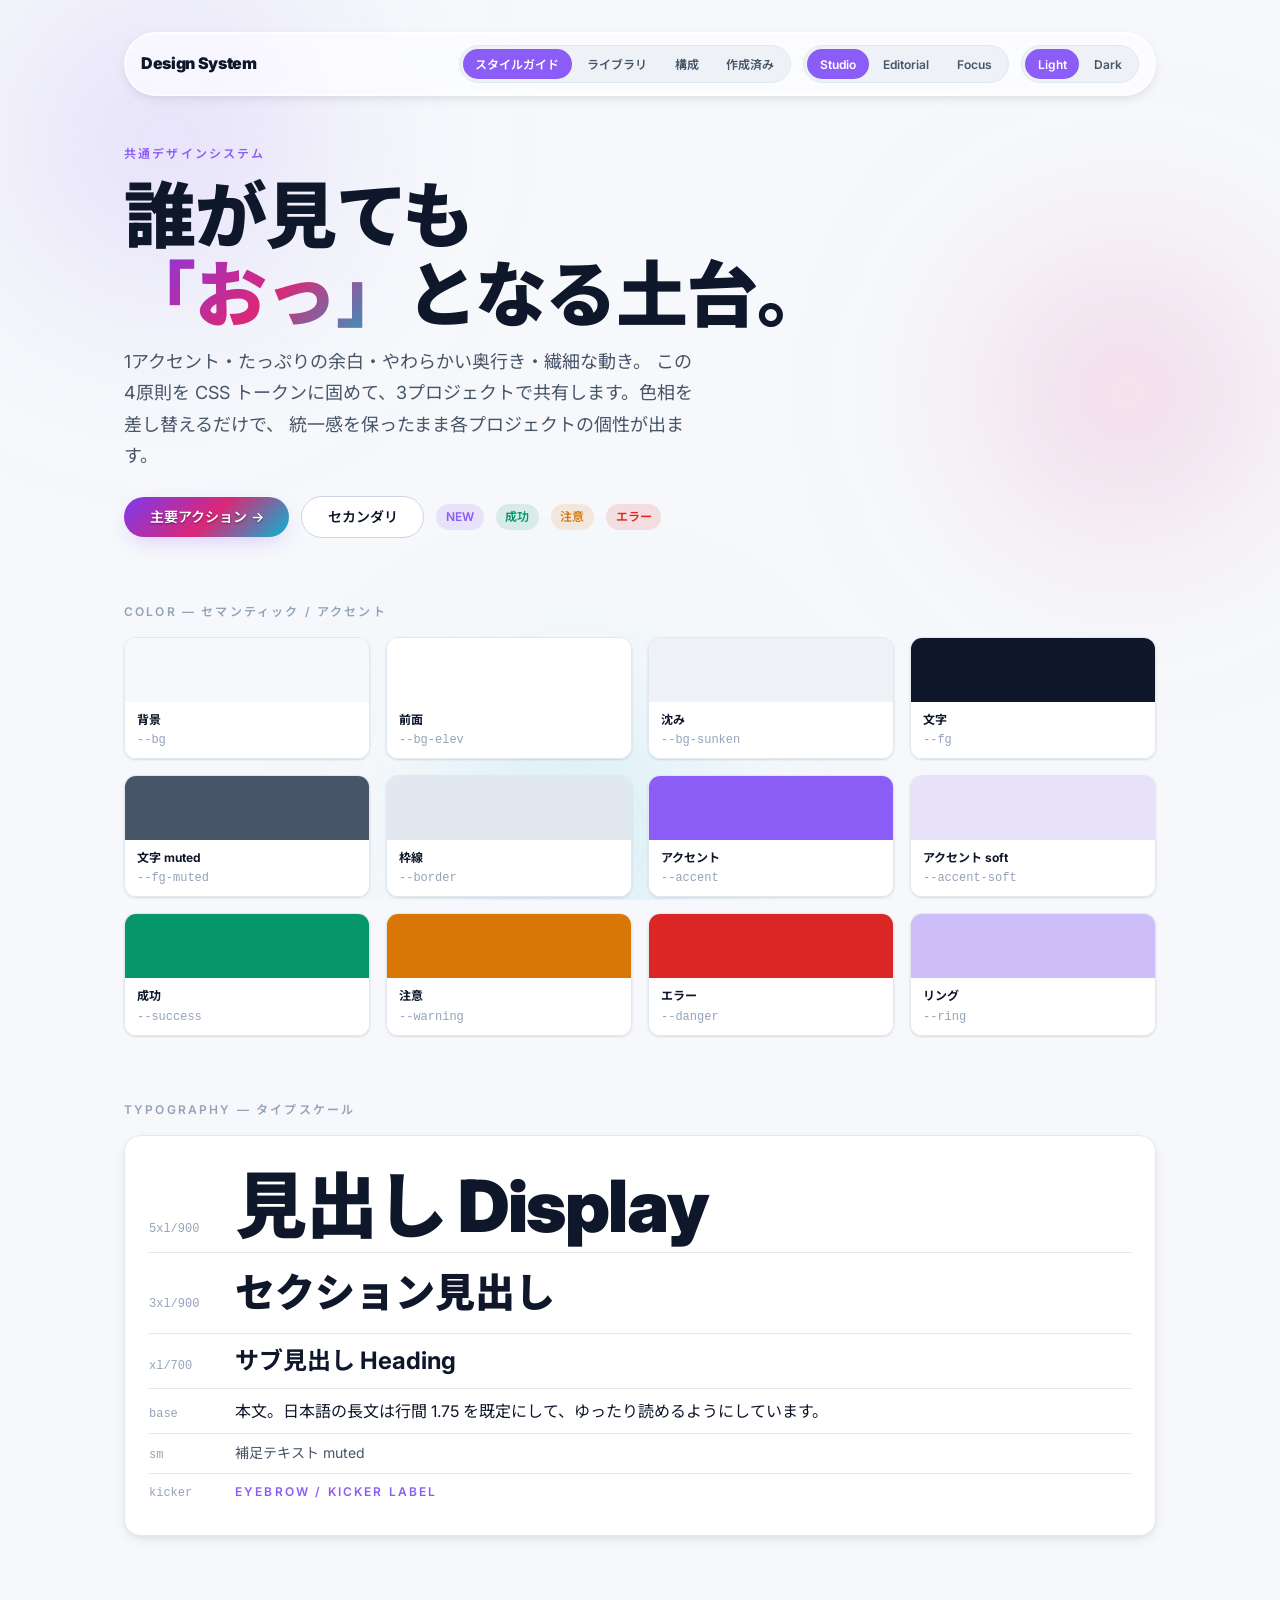
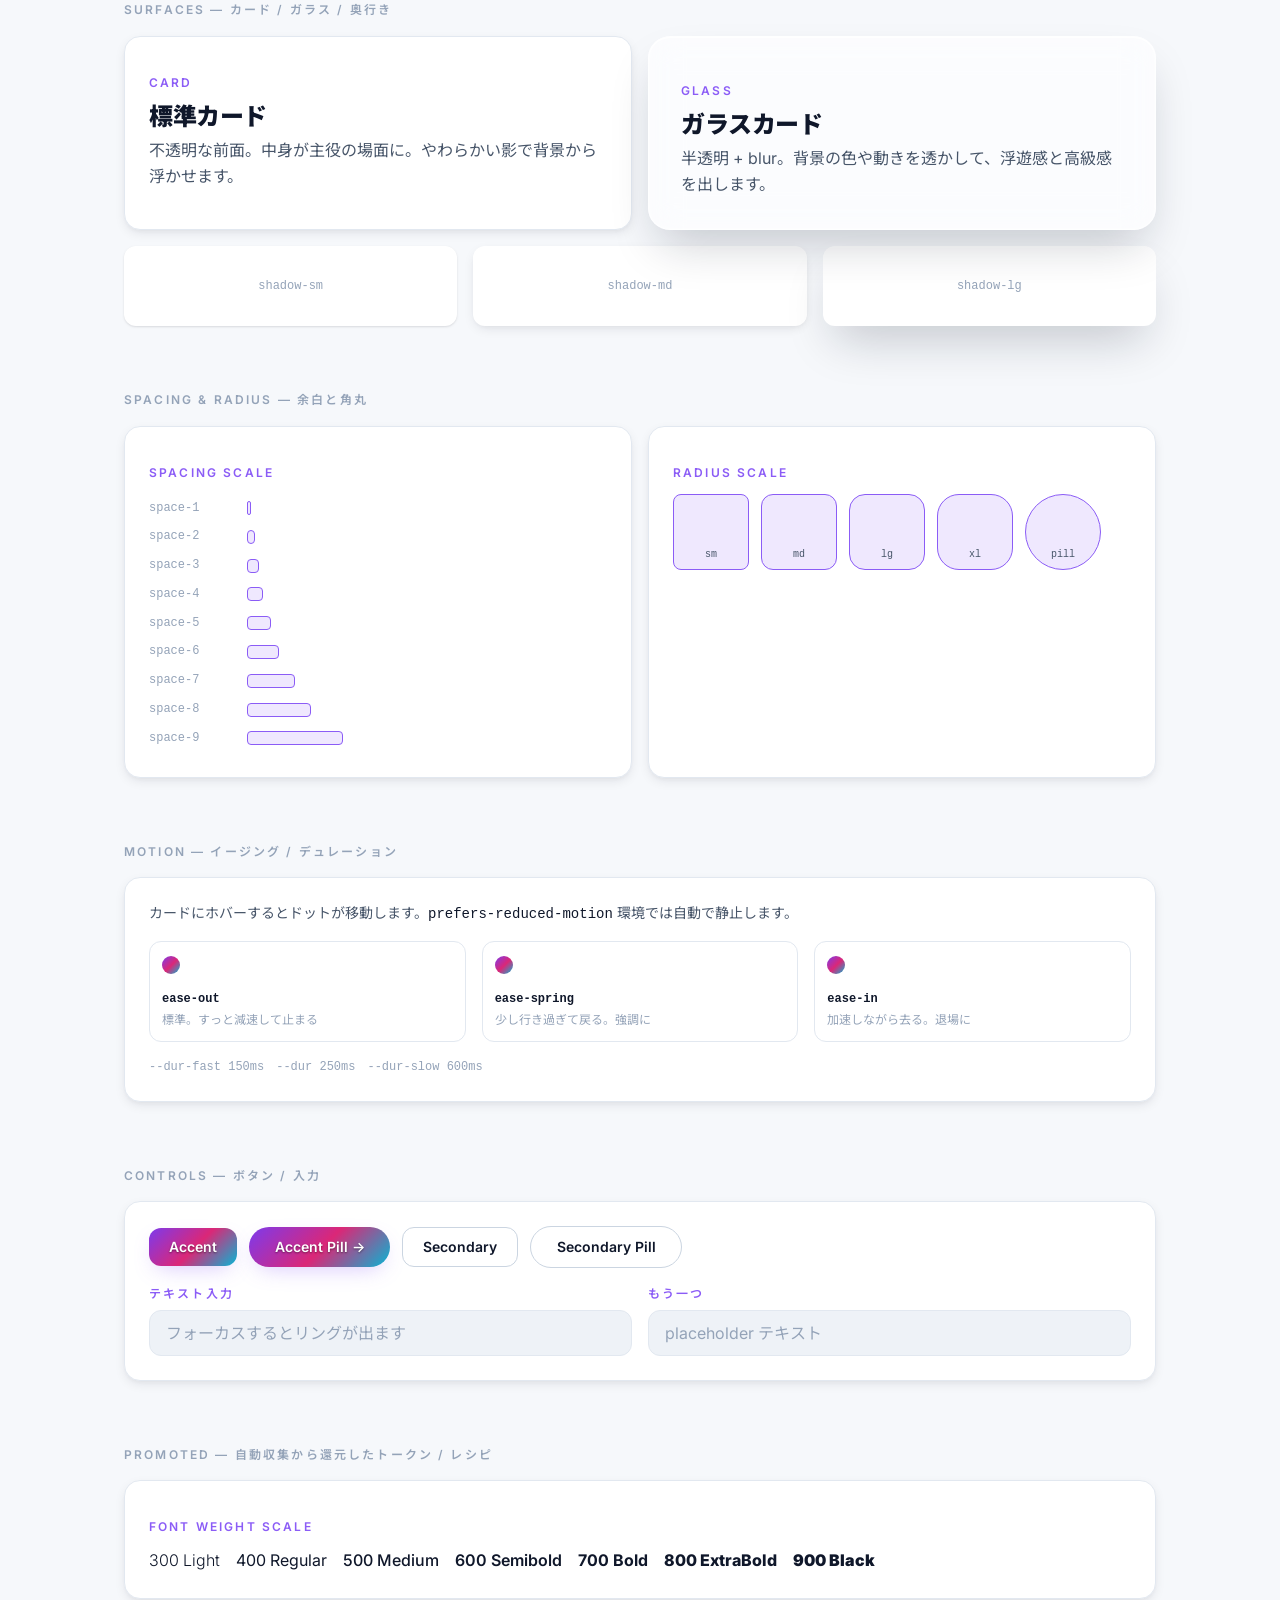
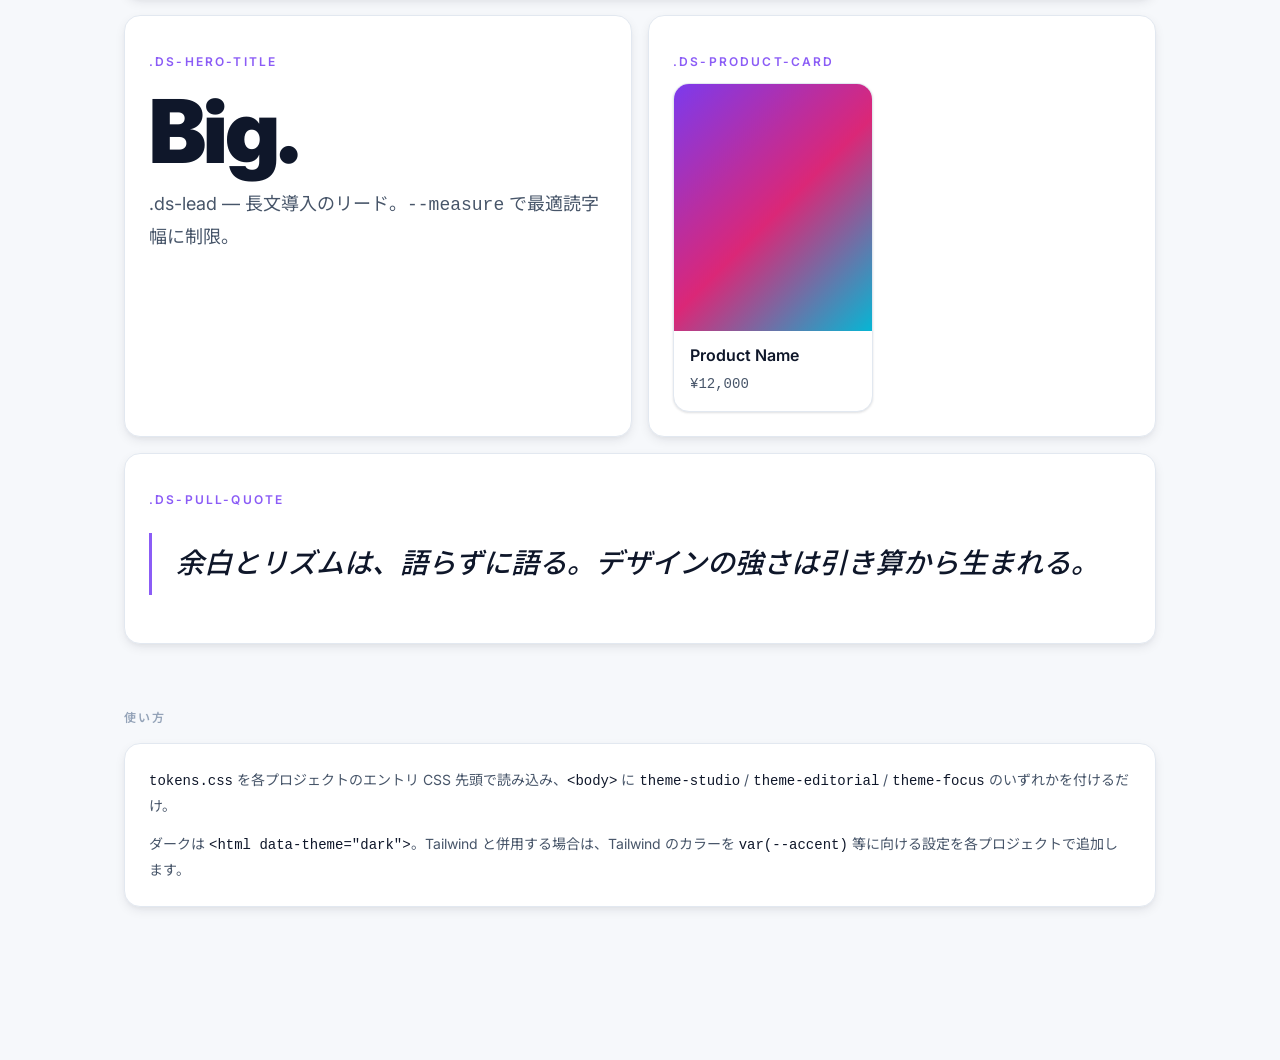
<file: index.html>
<!DOCTYPE html>
<html lang="ja" data-theme="light">
<head>
<meta charset="UTF-8" />
<meta name="viewport" content="width=device-width, initial-scale=1, viewport-fit=cover" />
<title>共通デザインシステム — Style Guide</title>
<link rel="preconnect" href="https://fonts.googleapis.com" />
<link rel="preconnect" href="https://fonts.gstatic.com" crossorigin />
<link href="https://fonts.googleapis.com/css2?family=Inter:wght@400;500;600;700;900&family=Noto+Sans+JP:wght@400;500;700;900&family=Noto+Serif+JP:wght@500;700;900&display=swap" rel="stylesheet" />
<link rel="stylesheet" href="./tokens.css" />
<link rel="stylesheet" href="./app.css" />
<style>
  /* スタイルガイド固有のショーケース CSS のみ (共通分は app.css) */

  /* 色見本 */
  .swatch { border-radius: var(--radius-md); overflow: hidden; border: 1px solid var(--border);
    box-shadow: var(--shadow-sm); }
  .swatch .chip { height: 64px; }
  .swatch .meta { padding: var(--space-2) var(--space-3); font-size: var(--text-xs);
    background: var(--bg-elev); }
  .swatch .meta b { display: block; color: var(--fg); }
  .swatch .meta span { color: var(--fg-subtle); font-family: var(--font-mono); }

  /* タイプスケール見本 */
  .type-row { display: flex; align-items: baseline; gap: var(--space-4);
    padding: var(--space-2) 0; border-bottom: 1px solid var(--border); }
  .type-row .tag { flex: 0 0 70px; font-family: var(--font-mono); font-size: var(--text-xs);
    color: var(--fg-subtle); }

  .hero { text-align: left; }
  .hero .ds-title { font-size: var(--text-5xl); }
  .grad-text { background: var(--accent-grad); -webkit-background-clip: text;
    background-clip: text; -webkit-text-fill-color: transparent; color: transparent; }
  .lead { color: var(--fg-muted); font-size: var(--text-lg); max-width: 52ch;
    line-height: var(--leading-relaxed); margin: var(--space-3) 0 var(--space-5); }

  .elev-demo { height: 80px; display: grid; place-items: center; background: var(--bg-elev);
    border-radius: var(--radius-md); color: var(--fg-subtle); font-size: var(--text-xs);
    font-family: var(--font-mono); }

  /* spacing / radius 見本 */
  .space-row { display: flex; align-items: center; gap: var(--space-3); padding: 0.3rem 0; }
  .space-row .tag { flex: 0 0 86px; font-family: var(--font-mono); font-size: var(--text-xs);
    color: var(--fg-subtle); }
  .space-row .bar { height: 14px; border-radius: 4px;
    background: var(--accent-soft); border: 1px solid var(--accent); }
  .radius-box { width: 76px; height: 76px; background: var(--accent-soft);
    border: 1px solid var(--accent); display: grid; place-items: end center;
    padding-bottom: 6px; font-family: var(--font-mono); font-size: 10px; color: var(--fg-muted); }

  /* motion 見本 — ホバーでドットが移動。prefers-reduced-motion は tokens.css が静止させる */
  .motion-chip { padding: var(--space-3); border-radius: var(--radius-md);
    border: 1px solid var(--border); background: var(--bg-elev); overflow: hidden; }
  .motion-chip .track { height: 22px; display: flex; align-items: center; margin-bottom: var(--space-2); }
  .motion-chip .dot { width: 18px; height: 18px; border-radius: 50%; margin-left: 0;
    background: var(--accent-grad); transition: margin-left var(--dur-slow) var(--mo-ease); }
  .motion-chip:hover .dot { margin-left: calc(100% - 18px); }
  .motion-chip b { font-family: var(--font-mono); font-size: var(--text-xs); color: var(--fg); }
  .motion-chip span { display: block; font-size: var(--text-xs); color: var(--fg-subtle); }
</style>
</head>
<body class="theme-studio" data-theme="light">
  <div class="wrap">
    <!-- topbar (ブランド/ナビ/テーマ切替) は app.js が注入 -->

    <!-- HERO -->
    <section class="hero ds-animate-in">
      <p class="ds-kicker">共通デザインシステム</p>
      <h1 class="ds-title">誰が見ても<br><span class="grad-text">「おっ」</span>となる土台。</h1>
      <p class="lead">1アクセント・たっぷりの余白・やわらかい奥行き・繊細な動き。
        この4原則を CSS トークンに固めて、3プロジェクトで共有します。色相を差し替えるだけで、
        統一感を保ったまま各プロジェクトの個性が出ます。</p>
      <div class="row">
        <button class="ds-btn ds-btn-accent ds-btn-pill">主要アクション →</button>
        <button class="ds-btn ds-btn-pill">セカンダリ</button>
        <span class="ds-badge">NEW</span>
        <span class="ds-badge ds-badge-success">成功</span>
        <span class="ds-badge ds-badge-warning">注意</span>
        <span class="ds-badge ds-badge-danger">エラー</span>
      </div>
    </section>

    <!-- COLORS -->
    <section>
      <p class="sec-label">Color — セマンティック / アクセント</p>
      <div class="grid grid-3" id="swatches"></div>
    </section>

    <!-- TYPE -->
    <section>
      <p class="sec-label">Typography — タイプスケール</p>
      <div class="ds-card">
        <div class="type-row"><span class="tag">5xl/900</span><span style="font-family:var(--font-display);font-weight:900;font-size:var(--text-5xl);line-height:1.05;letter-spacing:var(--tracking-tight)">見出し Display</span></div>
        <div class="type-row"><span class="tag">3xl/900</span><span style="font-family:var(--font-display);font-weight:900;font-size:var(--text-3xl)">セクション見出し</span></div>
        <div class="type-row"><span class="tag">xl/700</span><span style="font-weight:700;font-size:var(--text-xl)">サブ見出し Heading</span></div>
        <div class="type-row"><span class="tag">base</span><span style="font-size:var(--text-base);line-height:var(--leading-relaxed)">本文。日本語の長文は行間 1.75 を既定にして、ゆったり読めるようにしています。</span></div>
        <div class="type-row"><span class="tag">sm</span><span style="font-size:var(--text-sm);color:var(--fg-muted)">補足テキスト muted</span></div>
        <div class="type-row" style="border:none"><span class="tag">kicker</span><span class="ds-kicker">EYEBROW / KICKER LABEL</span></div>
      </div>
    </section>

    <!-- CARDS / GLASS -->
    <section>
      <p class="sec-label">Surfaces — カード / ガラス / 奥行き</p>
      <div class="grid grid-2">
        <div class="ds-card">
          <p class="ds-kicker">Card</p>
          <h3 class="ds-title" style="font-size:var(--text-xl)">標準カード</h3>
          <p style="color:var(--fg-muted);margin:.5rem 0 0">不透明な前面。中身が主役の場面に。やわらかい影で背景から浮かせます。</p>
        </div>
        <div class="ds-glass">
          <p class="ds-kicker">Glass</p>
          <h3 class="ds-title" style="font-size:var(--text-xl)">ガラスカード</h3>
          <p style="color:var(--fg-muted);margin:.5rem 0 0">半透明 + blur。背景の色や動きを透かして、浮遊感と高級感を出します。</p>
        </div>
      </div>
      <div class="grid grid-3" style="margin-top:var(--space-4)">
        <div class="elev-demo" style="box-shadow:var(--shadow-sm)">shadow-sm</div>
        <div class="elev-demo" style="box-shadow:var(--shadow-md)">shadow-md</div>
        <div class="elev-demo" style="box-shadow:var(--shadow-lg)">shadow-lg</div>
      </div>
    </section>

    <!-- SPACING & RADIUS -->
    <section>
      <p class="sec-label">Spacing & Radius — 余白と角丸</p>
      <div class="grid grid-2">
        <div class="ds-card">
          <p class="ds-kicker" style="margin-bottom:var(--space-3)">Spacing scale</p>
          <div id="spacing"></div>
        </div>
        <div class="ds-card">
          <p class="ds-kicker" style="margin-bottom:var(--space-3)">Radius scale</p>
          <div class="row" id="radii"></div>
        </div>
      </div>
    </section>

    <!-- MOTION -->
    <section>
      <p class="sec-label">Motion — イージング / デュレーション</p>
      <div class="ds-card">
        <p style="margin-top:0;color:var(--fg-muted);font-size:var(--text-sm)">カードにホバーするとドットが移動します。<code style="font-family:var(--font-mono);color:var(--fg)">prefers-reduced-motion</code> 環境では自動で静止します。</p>
        <div class="grid grid-3" id="motion" style="margin-top:var(--space-4)">
          <div class="motion-chip" style="--mo-ease:var(--ease-out)">
            <div class="track"><span class="dot"></span></div>
            <b>ease-out</b><span>標準。すっと減速して止まる</span>
          </div>
          <div class="motion-chip" style="--mo-ease:var(--ease-spring)">
            <div class="track"><span class="dot"></span></div>
            <b>ease-spring</b><span>少し行き過ぎて戻る。強調に</span>
          </div>
          <div class="motion-chip" style="--mo-ease:var(--ease-in)">
            <div class="track"><span class="dot"></span></div>
            <b>ease-in</b><span>加速しながら去る。退場に</span>
          </div>
        </div>
        <div class="row" style="margin-top:var(--space-4);font-family:var(--font-mono);font-size:var(--text-xs);color:var(--fg-subtle)">
          <span>--dur-fast 150ms</span><span>--dur 250ms</span><span>--dur-slow 600ms</span>
        </div>
      </div>
    </section>

    <!-- CONTROLS -->
    <section>
      <p class="sec-label">Controls — ボタン / 入力</p>
      <div class="ds-card">
        <div class="row" style="margin-bottom:var(--space-4)">
          <button class="ds-btn ds-btn-accent">Accent</button>
          <button class="ds-btn ds-btn-accent ds-btn-pill">Accent Pill →</button>
          <button class="ds-btn">Secondary</button>
          <button class="ds-btn ds-btn-pill">Secondary Pill</button>
        </div>
        <div class="grid grid-2">
          <div>
            <label class="ds-kicker" for="i1" style="display:block;margin-bottom:.4rem">テキスト入力</label>
            <input class="ds-input" id="i1" placeholder="フォーカスするとリングが出ます" />
          </div>
          <div>
            <label class="ds-kicker" for="i2" style="display:block;margin-bottom:.4rem">もう一つ</label>
            <input class="ds-input" id="i2" placeholder="placeholder テキスト" />
          </div>
        </div>
      </div>
    </section>

    <!-- PROMOTED RECIPES (還元で追加) -->
    <section>
      <p class="sec-label">Promoted — 自動収集から還元したトークン / レシピ</p>
      <div class="ds-card" style="margin-bottom:var(--space-4)">
        <p class="ds-kicker" style="margin-bottom:var(--space-3)">Font weight scale</p>
        <div class="row" style="gap:var(--space-4);align-items:baseline">
          <span style="font-weight:var(--weight-light)">300 Light</span>
          <span style="font-weight:var(--weight-regular)">400 Regular</span>
          <span style="font-weight:var(--weight-medium)">500 Medium</span>
          <span style="font-weight:var(--weight-semibold)">600 Semibold</span>
          <span style="font-weight:var(--weight-bold)">700 Bold</span>
          <span style="font-weight:var(--weight-extrabold)">800 ExtraBold</span>
          <span style="font-weight:var(--weight-black)">900 Black</span>
        </div>
      </div>
      <div class="grid grid-2">
        <div class="ds-card">
          <p class="ds-kicker">.ds-hero-title</p>
          <span class="ds-hero-title" style="font-size:var(--text-6xl)">Big.</span>
          <p class="ds-lead" style="margin:var(--space-2) 0 0">.ds-lead — 長文導入のリード。<code style="font-family:var(--font-mono)">--measure</code> で最適読字幅に制限。</p>
        </div>
        <div class="ds-card">
          <p class="ds-kicker" style="margin-bottom:var(--space-3)">.ds-product-card</p>
          <article class="ds-product-card" style="max-width:200px">
            <div class="ds-product-card__media"><div style="width:100%;height:100%;background:var(--accent-grad)"></div></div>
            <div class="ds-product-card__body">
              <span class="ds-product-card__name">Product Name</span>
              <span class="ds-product-card__price">¥12,000</span>
            </div>
          </article>
        </div>
      </div>
      <div class="ds-card" style="margin-top:var(--space-4)">
        <p class="ds-kicker" style="margin-bottom:var(--space-3)">.ds-pull-quote</p>
        <blockquote class="ds-pull-quote">余白とリズムは、語らずに語る。デザインの強さは引き算から生まれる。</blockquote>
      </div>
    </section>

    <!-- TOKENS NOTE -->
    <section>
      <p class="sec-label">使い方</p>
      <div class="ds-card" style="font-size:var(--text-sm);color:var(--fg-muted);line-height:var(--leading-relaxed)">
        <p style="margin-top:0"><code style="font-family:var(--font-mono);color:var(--fg)">tokens.css</code> を各プロジェクトのエントリ CSS 先頭で読み込み、<code style="font-family:var(--font-mono);color:var(--fg)">&lt;body&gt;</code> に
        <code style="font-family:var(--font-mono);color:var(--fg)">theme-studio</code> / <code style="font-family:var(--font-mono);color:var(--fg)">theme-editorial</code> / <code style="font-family:var(--font-mono);color:var(--fg)">theme-focus</code> のいずれかを付けるだけ。</p>
        <p style="margin-bottom:0">ダークは <code style="font-family:var(--font-mono);color:var(--fg)">&lt;html data-theme="dark"&gt;</code>。Tailwind と併用する場合は、Tailwind のカラーを <code style="font-family:var(--font-mono);color:var(--fg)">var(--accent)</code> 等に向ける設定を各プロジェクトで追加します。</p>
      </div>
    </section>
  </div>

  <script src="./app.js"></script>
  <script>
    // 色見本を semantic トークンから動的生成
    const swatchKeys = [
      ['--bg','背景'], ['--bg-elev','前面'], ['--bg-sunken','沈み'],
      ['--fg','文字'], ['--fg-muted','文字 muted'], ['--border','枠線'],
      ['--accent','アクセント'], ['--accent-soft','アクセント soft'], ['--success','成功'],
      ['--warning','注意'], ['--danger','エラー'], ['--ring','リング'],
    ];
    const cont = document.getElementById('swatches');
    function renderSwatches() {
      cont.innerHTML = swatchKeys.map(([v,label]) =>
        `<div class="swatch"><div class="chip" style="background:var(${v})"></div>
          <div class="meta"><b>${label}</b><span>${v}</span></div></div>`
      ).join('');
    }

    // spacing scale 見本 (バー幅 = 実値)
    const spaceKeys = ['--space-1','--space-2','--space-3','--space-4','--space-5','--space-6','--space-7','--space-8','--space-9'];
    document.getElementById('spacing').innerHTML = spaceKeys.map(k =>
      `<div class="space-row"><span class="tag">${k.replace('--','')}</span>
        <span class="bar" style="width:var(${k})"></span></div>`
    ).join('');

    // radius scale 見本
    const radiusKeys = ['--radius-sm','--radius-md','--radius-lg','--radius-xl','--radius-pill'];
    document.getElementById('radii').innerHTML = radiusKeys.map(k =>
      `<div class="radius-box" style="border-radius:var(${k})">${k.replace('--radius-','')}</div>`
    ).join('');

    // テーマ/明暗の切替は app.js が担当。切替時に色見本を再描画する。
    renderSwatches();
    document.addEventListener('ds:themechange', renderSwatches);
  </script>
</body>
</html>
</file>
<file: tokens.css>
/* =============================================================================
   共通デザインシステム — Design Tokens
   -----------------------------------------------------------------------------
   3プロジェクト (情報収集 / slack-emoji-agent / 誤字入力チェッカー) 共通の
   single source of truth。純粋な CSS カスタムプロパティなので、Tailwind の
   バージョン差 (v4 / v3 / CDN) やビルド構成に依存せず、どの環境でも使える。

   使い方:
     1. このファイルを各プロジェクトに置く (またはコピー)
     2. エントリ CSS の先頭で読み込む  (Astro: global.css / Vite: index.css /
        vanilla: <link>)
     3. アクセントは <html> か <body> に theme クラスを付けて切り替える
          <body class="theme-studio">      ← slack-emoji-agent
          <body class="theme-editorial">   ← 情報収集
          <body class="theme-focus">        ← 誤字入力チェッカー (既定)
     4. ダークモードは <html data-theme="dark"> を付ける
   ========================================================================== */

:root {
  color-scheme: light;

  /* --- フォント -------------------------------------------------------- */
  --font-sans: "Inter", "Noto Sans JP", -apple-system, BlinkMacSystemFont,
    "Hiragino Sans", "Segoe UI", sans-serif;
  --font-serif: "Noto Serif JP", "Hiragino Mincho ProN", "Yu Mincho", serif;
  --font-mono: ui-monospace, "SF Mono", "JetBrains Mono", "Menlo", monospace;

  /* --- タイプスケール (1.25 比率 / fluid) ----------------------------- */
  --text-xs: 0.75rem;     /* ラベル・脚注 */
  --text-sm: 0.875rem;    /* 補足 */
  --text-base: 1rem;      /* 本文 */
  --text-lg: 1.125rem;
  --text-xl: clamp(1.25rem, 0.9rem + 1.2vw, 1.5rem);
  --text-2xl: clamp(1.5rem, 1rem + 2vw, 1.9rem);
  --text-3xl: clamp(1.9rem, 1.2rem + 3vw, 2.5rem);
  --text-4xl: clamp(2.4rem, 1.4rem + 4.5vw, 3.5rem);
  --text-5xl: clamp(3rem, 1.5rem + 6vw, 4.5rem);

  --leading-tight: 1.1;
  --leading-snug: 1.35;
  --leading-normal: 1.6;
  --leading-relaxed: 1.75;   /* 日本語長文の既定 */

  --tracking-tight: -0.02em; /* 大見出し */
  --tracking-normal: 0;
  --tracking-wide: 0.04em;
  --tracking-label: 0.18em;  /* 大文字 kicker ラベル */

  /* --- 余白スケール (4px ベース) ------------------------------------- */
  --space-1: 0.25rem;
  --space-2: 0.5rem;
  --space-3: 0.75rem;
  --space-4: 1rem;
  --space-5: 1.5rem;
  --space-6: 2rem;
  --space-7: 3rem;
  --space-8: 4rem;
  --space-9: 6rem;

  /* --- 角丸 ----------------------------------------------------------- */
  --radius-sm: 8px;
  --radius-md: 12px;
  --radius-lg: 16px;
  --radius-xl: 22px;
  --radius-pill: 9999px;

  /* --- モーション ----------------------------------------------------- */
  --ease-out: cubic-bezier(0.22, 0.61, 0.36, 1);
  --ease-in: cubic-bezier(0.55, 0.06, 0.68, 0.19);
  --ease-spring: cubic-bezier(0.34, 1.56, 0.64, 1);
  --dur-fast: 150ms;
  --dur: 250ms;
  --dur-slow: 600ms;

  /* --- ニュートラル原色 (slate 系) ----------------------------------- */
  --n-0: #ffffff;
  --n-50: #f8fafc;
  --n-100: #f1f5f9;
  --n-200: #e2e8f0;
  --n-300: #cbd5e1;
  --n-400: #94a3b8;
  --n-500: #64748b;
  --n-600: #475569;
  --n-700: #334155;
  --n-800: #1e293b;
  --n-900: #0f172a;
  --n-950: #020617;

  /* --- セマンティック (light 既定) ----------------------------------- */
  --bg: #f6f8fb;          /* ページ背景 */
  --bg-elev: #ffffff;     /* カード等の前面 */
  --bg-sunken: #eef2f7;   /* 入力欄など沈み込み */
  --fg: #0f172a;          /* 主要テキスト */
  --fg-muted: #475569;    /* 補足テキスト */
  --fg-subtle: #94a3b8;   /* 最も薄いテキスト・プレースホルダ */
  --border: #e2e8f0;
  --border-strong: #cbd5e1;

  /* --- ステータス色 --------------------------------------------------- */
  --success: #059669;  --success-soft: rgba(5, 150, 105, 0.12);
  --warning: #d97706;  --warning-soft: rgba(217, 119, 6, 0.12);
  --danger: #dc2626;   --danger-soft: rgba(220, 38, 38, 0.12);

  /* --- 影 (light) ----------------------------------------------------- */
  --shadow-sm: 0 1px 2px rgba(15, 23, 42, 0.06), 0 1px 3px rgba(15, 23, 42, 0.08);
  --shadow-md: 0 4px 12px -2px rgba(15, 23, 42, 0.10), 0 2px 6px -2px rgba(15, 23, 42, 0.06);
  --shadow-lg: 0 24px 48px -12px rgba(15, 23, 42, 0.22);
  --shadow-glow: 0 0 0 1px var(--ring), 0 8px 30px -6px var(--accent-soft);

  /* --- ガラス (glassmorphism / Apple "Liquid Glass" 寄り) ------------- */
  --glass-bg: rgba(255, 255, 255, 0.62);
  --glass-border: rgba(255, 255, 255, 0.7);
  --glass-blur: blur(16px) saturate(150%);
  /* 上端のスペキュラ・ハイライト + 内側の縁光。単純 blur に立体感を足す。 */
  --glass-highlight: inset 0 1px 0 rgba(255, 255, 255, 0.9),
    inset 0 0 0 1px rgba(255, 255, 255, 0.25);

  /* --- アクセント (theme クラス未指定時のフォールバック = focus) ----- */
  --accent: #4f46e5;
  --accent-hover: #4338ca;
  --accent-fg: #ffffff;
  /* グラデーション上の文字を AA に保つ控えめなシャドウ (アプリの JS が accent ごとに上書き可) */
  --accent-fg-shadow: 0 1px 2px rgba(0, 0, 0, 0.45);
  --accent-soft: rgba(79, 70, 229, 0.12);
  --accent-grad: linear-gradient(135deg, #6366f1, #4f46e5);
  --ring: rgba(79, 70, 229, 0.35);
}

/* =============================================================================
   ダークモード — <html data-theme="dark"> または <html class="dark">
   (Tailwind の class-based dark mode を使うプロジェクトのため両対応)
   ========================================================================== */
[data-theme="dark"],
.dark {
  color-scheme: dark;

  --bg: #0b1120;
  --bg-elev: #131c2e;
  --bg-sunken: #0a0f1c;
  --fg: #f1f5f9;
  --fg-muted: #94a3b8;
  --fg-subtle: #64748b;
  --border: rgba(148, 163, 184, 0.16);
  --border-strong: rgba(148, 163, 184, 0.30);

  --success-soft: rgba(16, 185, 129, 0.16);
  --warning-soft: rgba(245, 158, 11, 0.16);
  --danger-soft: rgba(248, 113, 113, 0.16);

  --shadow-sm: 0 1px 2px rgba(0, 0, 0, 0.4);
  --shadow-md: 0 6px 18px -4px rgba(0, 0, 0, 0.55);
  --shadow-lg: 0 30px 60px -16px rgba(0, 0, 0, 0.7);

  --glass-bg: rgba(19, 28, 46, 0.55);
  --glass-border: rgba(148, 163, 184, 0.18);
  /* ダークでは縁光を抑えめに (白飛びさせない) */
  --glass-highlight: inset 0 1px 0 rgba(255, 255, 255, 0.16),
    inset 0 0 0 1px rgba(255, 255, 255, 0.04);
}

/* =============================================================================
   アクセント・テーマ (プロジェクトごとに 1 系統だけ)
   構造は共通、色相だけ差し替える — これが「統一感 × 個性」の核
   ========================================================================== */

/* ① slack-emoji-agent — クリエイティブ・スタジオ (鮮やかなグラデ) */
.theme-studio {
  --accent: #8b5cf6;
  --accent-hover: #7c3aed;
  --accent-fg: #ffffff;
  --accent-soft: rgba(139, 92, 246, 0.14);
  --accent-grad: linear-gradient(135deg, #7c3aed 0%, #db2777 52%, #06b6d4 100%);
  --ring: rgba(139, 92, 246, 0.38);
}
[data-theme="dark"].theme-studio,
[data-theme="dark"] .theme-studio,
.dark.theme-studio,
.dark .theme-studio {
  --bg: #0a0613;
  --bg-elev: #150f24;
  --bg-sunken: #070410;
}

/* ② 情報収集 — プレミアム・エディトリアル (紙 × 紺インク, セリフ見出し) */
.theme-editorial {
  --accent: #1e3a5f;
  --accent-hover: #16304f;
  --accent-fg: #ffffff;
  --accent-soft: rgba(30, 58, 95, 0.10);
  --accent-grad: linear-gradient(135deg, #1e3a5f, #2c5282);
  --ring: rgba(30, 58, 95, 0.28);
  /* エディトリアルは紙の質感を出す */
  --bg: #faf7f2;
  --bg-elev: #fffdf9;
  --bg-sunken: #f1ece3;
  --fg: #11100f;
  --fg-muted: #524d45;
  --border: #ddd5c8;
  --border-strong: #c4bba9;
  --font-display: var(--font-serif);
}
[data-theme="dark"].theme-editorial,
[data-theme="dark"] .theme-editorial,
.dark.theme-editorial,
.dark .theme-editorial {
  --bg: #17150f;
  --bg-elev: #211e16;
  --bg-sunken: #100e09;
  --fg: #f4efe6;
  --fg-muted: #b3a995;
  --border: rgba(196, 187, 169, 0.18);
  --accent: #7fa8d4;
  --accent-soft: rgba(127, 168, 212, 0.16);
}

/* ③ 誤字入力チェッカー — フォーカス・ミニマル (落ち着いた藍) */
.theme-focus {
  --accent: #4f46e5;
  --accent-hover: #4338ca;
  --accent-fg: #ffffff;
  --accent-soft: rgba(79, 70, 229, 0.12);
  --accent-grad: linear-gradient(135deg, #6366f1, #4f46e5);
  --ring: rgba(79, 70, 229, 0.35);
}

/* デフォルトの display フォントは sans (editorial だけ serif に上書き) */
:root { --font-display: var(--font-sans); }

/* =============================================================================
   コンポーネント・レシピ (任意で使える共通クラス)
   Tailwind と併用可。"ds-" prefix で衝突を避ける。
   ========================================================================== */

.ds-base {
  background: var(--bg);
  color: var(--fg);
  font-family: var(--font-sans);
  line-height: var(--leading-normal);
  -webkit-font-smoothing: antialiased;
}

/* --- カード --------------------------------------------------------- */
.ds-card {
  background: var(--bg-elev);
  border: 1px solid var(--border);
  border-radius: var(--radius-lg);
  box-shadow: var(--shadow-md);
  padding: var(--space-5);
}

/* --- ガラスカード --------------------------------------------------- */
.ds-glass {
  background: var(--glass-bg);
  border: 1px solid var(--glass-border);
  border-radius: var(--radius-xl);
  box-shadow: var(--shadow-lg), var(--glass-highlight);
  backdrop-filter: var(--glass-blur);
  -webkit-backdrop-filter: var(--glass-blur);
  padding: var(--space-6);
}

/* --- kicker ラベル (小・大文字・字間広) ---------------------------- */
.ds-kicker {
  font-size: var(--text-xs);
  font-weight: 600;
  letter-spacing: var(--tracking-label);
  text-transform: uppercase;
  color: var(--accent);
}

/* --- 見出し --------------------------------------------------------- */
.ds-title {
  font-family: var(--font-display);
  font-weight: 900;
  font-size: var(--text-3xl);
  line-height: var(--leading-tight);
  letter-spacing: var(--tracking-tight);
  color: var(--fg);
  margin: 0;
}

/* --- ボタン --------------------------------------------------------- */
.ds-btn {
  display: inline-flex;
  align-items: center;
  justify-content: center;
  gap: var(--space-2);
  font-family: inherit;
  font-size: var(--text-sm);
  font-weight: 600;
  line-height: 1;
  padding: 0.75rem 1.25rem;
  border-radius: var(--radius-md);
  border: 1px solid var(--border-strong);
  background: var(--bg-elev);
  color: var(--fg);
  cursor: pointer;
  transition: transform var(--dur-fast) var(--ease-out),
    box-shadow var(--dur-fast) var(--ease-out),
    background var(--dur-fast) var(--ease-out);
}
.ds-btn:hover { transform: translateY(-1px); box-shadow: var(--shadow-md); }
.ds-btn:active { transform: translateY(0); }

.ds-btn-accent {
  border: none;
  color: var(--accent-fg);
  text-shadow: var(--accent-fg-shadow, none);
  background: var(--accent-grad);
  box-shadow: 0 8px 22px -8px var(--ring);
}
.ds-btn-accent:hover {
  transform: translateY(-1px);
  box-shadow: 0 14px 30px -8px var(--ring);
}

.ds-btn-pill { border-radius: var(--radius-pill); padding: 0.8rem 1.6rem; }

/* --- 入力 ----------------------------------------------------------- */
.ds-input {
  width: 100%;
  font-family: inherit;
  font-size: var(--text-base);
  padding: 0.75rem 1rem;
  color: var(--fg);
  background: var(--bg-sunken);
  border: 1px solid var(--border);
  border-radius: var(--radius-md);
  transition: border-color var(--dur-fast) var(--ease-out),
    box-shadow var(--dur-fast) var(--ease-out);
}
.ds-input::placeholder { color: var(--fg-subtle); }
.ds-input:focus {
  outline: none;
  border-color: var(--accent);
  box-shadow: 0 0 0 3px var(--ring);
}

/* --- バッジ --------------------------------------------------------- */
.ds-badge {
  display: inline-flex;
  align-items: center;
  gap: var(--space-1);
  font-size: var(--text-xs);
  font-weight: 600;
  padding: 0.2rem 0.6rem;
  border-radius: var(--radius-pill);
  background: var(--accent-soft);
  color: var(--accent);
}
.ds-badge-success { background: var(--success-soft); color: var(--success); }
.ds-badge-warning { background: var(--warning-soft); color: var(--warning); }
.ds-badge-danger { background: var(--danger-soft); color: var(--danger); }

/* --- 区切り (ヘアライン) ------------------------------------------- */
.ds-hr { border: none; border-top: 1px solid var(--border); margin: var(--space-5) 0; }

/* =============================================================================
   モーション・ユーティリティ (prefers-reduced-motion を必ず尊重)
   ========================================================================== */
.ds-animate-in { animation: ds-fade-up var(--dur-slow) var(--ease-out) backwards; }
@keyframes ds-fade-up {
  from { opacity: 0; transform: translateY(16px); }
  to { opacity: 1; transform: translateY(0); }
}

@media (prefers-reduced-motion: reduce) {
  *,
  *::before,
  *::after {
    animation-duration: 0.001ms !important;
    animation-iteration-count: 1 !important;
    transition-duration: 0.001ms !important;
  }
}


/* =============================================================================
   還元 (promoted): Creating a Thumbnail Flow Animation with GSAP MotionPath — 2026-06-08
   GSAPモーションパス参考例からスタックアニメーション向けトークンを抽出し、既存モーション定義を拡張する。--dur-slow(600ms)や--ease-spring等と整合しつつ、スタック重なり・スケール・z-index刻みの不足トークンのみを追記する。
   出典: https://tympanus.net/codrops/2026/06/04/creating-a-thumbnail-flow-animation-with-gsap-motionpath/
   ========================================================================== */
/* --- スタック・モーションパス拡張 (GSAP MotionPath 参考) ----------- */
:root {
  /* パス沿いアニメーションに適した減速イージング(既存 ease-out より緩やかな立ち上がり) */
  --ease-path: cubic-bezier(0.45, 0.05, 0.55, 0.95);

  /* スタック表示時の奥行きオフセット(カードが重なるズレ量) */
  --stack-offset-x: 6px;
  --stack-offset-y: 8px;

  /* スタック内アクティブ要素のスケール倍率 */
  --stack-scale-active: 1.04;
  /* スタック内非アクティブ要素の縮小倍率 */
  --stack-scale-rest: 0.96;

  /* z-index の刻み幅(スタック内の前後順を一定間隔で管理) */
  --z-stack-step: 10;
  /* スタックの基底 z-index */
  --z-stack-base: 0;

  /* 複数要素が時間差で動く際の1ステップあたりの遅延 */
  --dur-stagger: 60ms;

  /* アニメーション同士が重なり合う区間の割合(0〜1、JSから参照用) */
  --transition-overlap: 0.3;
}


/* =============================================================================
   還元 (promoted): 自動収集デザインの選別・統合 — 2026-06-09
   PP Neue Montreal / Convicts / Twoo / Project Simply の観察から、既存スケールを
   壊さず拡張する分だけを厳選統合 (重複・競合・既存値再定義の提案は不採用)。
   ========================================================================== */
:root {
  /* --- フォントウェイト・スケール (PP Neue Montreal) --------------------- */
  --weight-light: 300;
  --weight-regular: 400;
  --weight-medium: 500;
  --weight-semibold: 600;
  --weight-bold: 700;
  --weight-extrabold: 800;
  --weight-black: 900;

  /* --- 特大ディスプレイ型 (Twoo: ヒーロー見出し用に 5xl の上を拡張) ----- */
  --text-6xl: clamp(3.75rem, 2rem + 7vw, 5.5rem);
  --text-7xl: clamp(4.5rem, 2.5rem + 8vw, 7rem);

  /* --- 大型セクション余白 (Convicts / Twoo: 6rem=space-9 の上を拡張) ---- */
  --space-10: 8rem;
  --space-11: 12rem;

  /* --- ディスプレイ用のさらに詰めた字間 (Convicts / Project Simply) ----- */
  --tracking-tighter: -0.035em;
}


/* =============================================================================
   還元 (promoted): 共通レシピ拡張 (Hero / Product / Editorial) — 2026-06-09
   自動収集 Twoo / 108(TM) Supply / Kosbiotic / Beaucoup / Forging の提案を精査・統合。
   重複(.ds-product-card x2 / .ds-pull-quote x2)は1本化し、追記専用で既存と衝突なし。
   ========================================================================== */
:root {
  --ease-lift: cubic-bezier(0.16, 1, 0.3, 1);   /* 要素が浮き上がる演出向けの緩やか減速 */
  --measure: 68ch;                               /* 長文の最適読字幅(和欧混植で約65〜75字) */
  --card-lift-y: -6px;                           /* カードホバーの浮き上がり量 */
}

/* --- ヒーロー (Twoo: 極大見出し x たっぷり余白) ---------------------- */
.ds-hero {
  max-width: 1440px; margin-inline: auto;
  padding: var(--space-11) var(--space-6) var(--space-10);
}
.ds-hero-title {
  font-family: var(--font-display);
  font-size: var(--text-7xl);
  font-weight: var(--weight-black);
  line-height: var(--leading-tight);
  letter-spacing: var(--tracking-tighter);
  color: var(--fg); margin: 0;
}

/* --- プロダクトカード (108 Supply / Kosbiotic: 画像先行 EC カード) ---- */
.ds-product-grid {
  display: grid; gap: var(--space-4);
  grid-template-columns: repeat(auto-fill, minmax(220px, 1fr));
}
.ds-product-card {
  background: var(--bg-elev); border: 1px solid var(--border);
  border-radius: var(--radius-lg); box-shadow: var(--shadow-sm);
  overflow: hidden; display: flex; flex-direction: column;
  transition: transform var(--dur) var(--ease-lift), box-shadow var(--dur) var(--ease-lift);
}
.ds-product-card:hover { transform: translateY(var(--card-lift-y)); box-shadow: var(--shadow-md); }
.ds-product-card__media { aspect-ratio: 4 / 5; overflow: hidden; background: var(--bg-sunken); }
.ds-product-card__media img {
  width: 100%; height: 100%; object-fit: cover;
  transition: transform var(--dur-slow) var(--ease-lift);
}
.ds-product-card:hover .ds-product-card__media img { transform: scale(1.04); }
.ds-product-card__body { padding: var(--space-3) var(--space-4) var(--space-4); display: grid; gap: 4px; }
.ds-product-card__name { font-weight: var(--weight-semibold); color: var(--fg); }
.ds-product-card__price { font-family: var(--font-mono); color: var(--fg-muted); font-size: var(--text-sm); }

/* --- エディトリアル長文 (Beaucoup / Forging: 可読幅 + リード + プルクォート) -- */
.ds-article-body { max-width: var(--measure); line-height: var(--leading-relaxed); color: var(--fg); }
.ds-lead {
  font-size: var(--text-lg); line-height: var(--leading-relaxed);
  color: var(--fg-muted); max-width: var(--measure);
}
.ds-pull-quote {
  font-family: var(--font-display); font-style: italic; font-weight: var(--weight-medium);
  font-size: clamp(1.25rem, 1rem + 1.5vw, 1.75rem); line-height: var(--leading-snug);
  color: var(--fg); border-left: 3px solid var(--accent);
  padding: var(--space-3) 0 var(--space-3) var(--space-5); margin: var(--space-5) 0;
}


/* =============================================================================
   還元 (promoted): Anatoly Ivanov — 2026-07-12
   Anatoly Ivanov のポートフォリオから、ヒーローセクション向けの『名前をロゴタイプとして扱うスタイル』と、ミニマルギャラリー文脈の『非対称グリッドレイアウト用トークン』を還元する。既存の --text-7xl / --tracking-tighter / .ds-hero-title との重複を避け、本当に不足している概念のみを追記する。
   出典: https://minimal.gallery/anatoly-ivanov/
   ========================================================================== */
/* --- ポートフォリオ: 名前をロゴタイプとして扱う字間トークン (Anatoly Ivanov 参考) --- */
:root {
  /* 名前・ブランド名を1行で大きく置く際の、ほぼゼロに近い字間(既存 tracking-tight より微妙に広く自然に見える値) */
  --tracking-display: -0.015em;

  /* ヒーロー背景とテキストの間に薄いスクリム(グラデーション)を敷く際の不透明度上限 */
  --scrim-opacity: 0.45;

  /* 非対称グリッドの主カラム比率(広い側) */
  --grid-asym-wide: 3fr;
  /* 非対称グリッドの副カラム比率(狭い側) */
  --grid-asym-narrow: 2fr;

  /* ミニマルポートフォリオ向けの控えめなホバー浮き量(既存 --card-lift-y: -6px より小さく) */
  --lift-subtle: -3px;
}

/* --- ネームプレート: 名前をそのままロゴタイプとして扱うレシピ (Anatoly Ivanov 参考) --- */
/* 個人名・ブランド名を極大サイズで1行表示し、余白で呼吸させるヒーロー向けコンポーネント */
.ds-nameplate {
  font-family: var(--font-display);
  font-size: var(--text-6xl);
  font-weight: var(--weight-black);
  line-height: var(--leading-tight);
  letter-spacing: var(--tracking-display);
  color: var(--fg);
  margin: 0;
  /* 文字が背景に溶け込まないよう最小限のテキストシャドウ */
  text-shadow: 0 1px 3px rgba(0, 0, 0, 0.08);
}

/* ダーク時はシャドウを強めて可読性を保つ */
[data-theme="dark"] .ds-nameplate,
.dark .ds-nameplate {
  text-shadow: 0 2px 8px rgba(0, 0, 0, 0.45);
}

/* --- 非対称2カラムグリッド: ミニマルギャラリー向け (Anatoly Ivanov 参考) --- */
/* 左広・右狭の非対称レイアウト。ヒーローや作品一覧で視線の重心を左に置く構成 */
.ds-asymmetric-grid {
  display: grid;
  grid-template-columns: var(--grid-asym-wide) var(--grid-asym-narrow);
  gap: var(--space-6);
  align-items: start;
}

/* タブレット以下では1カラムに折り返す */
@media (max-width: 768px) {
  .ds-asymmetric-grid {
    grid-template-columns: 1fr;
  }
}

/* --- ミニマルギャラリーカード: 控えめなホバー演出 (Anatoly Ivanov 参考) --- */
/* 作品サムネイルを並べる際、過剰な浮き上がりを抑えてミニマルな印象を保つ */
.ds-gallery-card {
  background: var(--bg-elev);
  border: 1px solid var(--border);
  border-radius: var(--radius-md);
  overflow: hidden;
  transition:
    transform var(--dur) var(--ease-out),
    box-shadow var(--dur) var(--ease-out);
}
.ds-gallery-card:hover {
  transform: translateY(var(--lift-subtle));
  box-shadow: var(--shadow-md);
}
.ds-gallery-card__media {
  aspect-ratio: 16 / 10;
  overflow: hidden;
  background: var(--bg-sunken);
}
.ds-gallery-card__media img {
  width: 100%;
  height: 100%;
  object-fit: cover;
  /* ミニマル文脈では画像ズームを抑えてコンテンツに集中させる */
  transition: transform var(--dur-slow) var(--ease-out);
}
.ds-gallery-card:hover .ds-gallery-card__media img {
  transform: scale(1.02);
}
.ds-gallery-card__caption {
  padding: var(--space-3) var(--space-4);
  font-size: var(--text-sm);
  color: var(--fg-muted);
  line-height: var(--leading-snug);
}


/* =============================================================================
   還元 (promoted): Blank Inside — 2026-07-12
   Blank Inside（モノクロ系ECミニマル）の観察から、既存トークンで未カバーの「商品写真主役レイアウト向け大余白セクション」と「抑制されたCTAボタン」のレシピを追記する。配色・タイポ・余白スケール自体はすでに十分カバーされているため、レシピ（.ds-クラス）の追加のみとする。
   出典: https://minimal.gallery/blank-inside/
   ========================================================================== */
/* =============================================================================
   還元 (promoted): Blank Inside — EC ミニマル余白・抑制 CTA — 2026-06-09
   minimal.gallery 掲載の Blank Inside より、商品写真を主役にする大余白セクションと
   モノクロ系の抑制された CTA スタイルを抽出。既存スケール・命名規則に整合させ追記。
   ========================================================================== */

/* --- 大余白セクション (商品写真を主役にする広大な呼吸) -------------- */
/* Blank Inside 的な「たっぷり余白で商品を際立たせる」セクション基盤 */
.ds-section-spacious {
  padding-block: var(--space-10, 8rem);
  padding-inline: var(--space-6);
  max-width: 1440px;
  margin-inline: auto;
}

/* --- モノクロ商品グリッド (低彩度・写真主役の2〜3カラム) ----------- */
/* 余白を広く取り、画像比率を縦長にして商品を引き立てる EC 向けグリッド */
.ds-product-grid-editorial {
  display: grid;
  gap: var(--space-6);
  grid-template-columns: repeat(auto-fill, minmax(280px, 1fr));
}

/* --- ゴーストボタン (抑制された CTA / Blank Inside 的な控えめ誘導) -- */
/* アクセントを使わず、ボーダーのみで存在感を示す最小限の CTA */
.ds-btn-ghost {
  display: inline-flex;
  align-items: center;
  justify-content: center;
  gap: var(--space-2);
  font-family: inherit;
  font-size: var(--text-sm);
  font-weight: 500;
  letter-spacing: var(--tracking-wide);
  line-height: 1;
  padding: 0.75rem 1.5rem;
  border-radius: var(--radius-sm);
  border: 1px solid var(--fg);
  background: transparent;
  color: var(--fg);
  cursor: pointer;
  transition:
    background var(--dur-fast) var(--ease-out),
    color var(--dur-fast) var(--ease-out);
}
.ds-btn-ghost:hover {
  background: var(--fg);
  color: var(--bg);
}
.ds-btn-ghost:active {
  opacity: 0.8;
}

/* --- ラベル付き区切り線 (セクション間の繊細な仕切り) --------------- */
/* モノクロ EC でよく見られる「カテゴリ名 + ヘアライン」の複合区切り */
.ds-divider-label {
  display: flex;
  align-items: center;
  gap: var(--space-4);
  margin-block: var(--space-7);
  color: var(--fg-subtle);
  font-size: var(--text-xs);
  font-weight: 600;
  letter-spacing: var(--tracking-label);
  text-transform: uppercase;
}
.ds-divider-label::before,
.ds-divider-label::after {
  content: "";
  flex: 1;
  border-top: 1px solid var(--border);
}


/* =============================================================================
   還元 (promoted): Cantor8 — 2026-07-12
   Cantor8（Web3/暗号資産UI）の観察から、ダークサーフェス専用トークン・グロー効果・データラベル用タイポグラフィ・タイトグリッド間隔の4点を厳選追加する。既存ダークモード定義（[data-theme="dark"]）は一切変更しない。
   出典: https://minimal.gallery/cantor8/
   ========================================================================== */
:root {
  /* --- ダークサーフェス専用トークン (Web3/暗号資産UI 参考: Cantor8) ---------- */
  /* 既存 --bg-elev より一段深い、データ密度の高いダッシュボード向け沈み込み面 */
  --bg-surface-deep: #0d1117;
  /* データ行・テーブルの交互背景に使うゼブラ色 (ダーク環境での視認性確保) */
  --bg-zebra: rgba(148, 163, 184, 0.04);

  /* --- グロー効果トークン (Web3 アクセントカラーの発光演出向け) ------------- */
  /* アクセント色の外側グロー。--shadow-glow と組み合わせて使う */
  --glow-accent: 0 0 18px -2px var(--accent-soft);
  /* ステータス系グロー (成功・警告・危険の発光バリアント) */
  --glow-success: 0 0 16px -2px rgba(5, 150, 105, 0.30);
  --glow-warning: 0 0 16px -2px rgba(217, 119, 6, 0.30);
  --glow-danger:  0 0 16px -2px rgba(220, 38, 38, 0.30);

  /* --- データラベル用タイポグラフィ (モノスペース数値表示向け) -------------- */
  /* 数値・ハッシュ・アドレス等のデータ表示に特化したフォントサイズ */
  --text-data-sm: 0.6875rem;   /* 補助的な数値ラベル (11px 相当) */
  --text-data-base: 0.8125rem; /* 標準データセル値 (13px 相当) */
  --text-data-lg: 1.0625rem;   /* 強調数値・KPI (17px 相当) */
  /* データ数値の字間: モノスペースでも桁が揃いやすい微調整値 */
  --tracking-data: 0.01em;
  /* データ行の行高: 密度を保ちつつ視線移動しやすい値 */
  --leading-data: 1.45;

  /* --- タイトグリッド間隔 (SaaS ダッシュボード向け密度感) ----------------- */
  /* カラム間・行間を詰めたデータグリッド専用の gap 値 */
  --gap-data-col: 0.5rem;   /* 列間 (--space-2 と同値だが意味を明示) */
  --gap-data-row: 0.25rem;  /* 行間 (--space-1 と同値だが意味を明示) */
  /* データテーブルのセル内パディング */
  --pad-data-cell: 0.375rem 0.625rem;
  /* ダッシュボードグリッドの最小カラム幅 */
  --grid-data-min: 160px;

  /* --- 繊細なボーダー (ダーク環境でのデータ区切り線) --------------------- */
  /* ダーク背景上でデータ行を区切る極細ライン。既存 --border より薄い */
  --border-data: rgba(148, 163, 184, 0.10);
}

/* --- データラベル (モノスペース数値・ハッシュ表示向けレシピ) -------------- */
.ds-data-label {
  font-family: var(--font-mono);
  font-size: var(--text-data-base);
  font-weight: 500;
  letter-spacing: var(--tracking-data);
  line-height: var(--leading-data);
  color: var(--fg-muted);
}
.ds-data-label--value {
  font-size: var(--text-data-lg);
  font-weight: 700;
  color: var(--fg);
}
.ds-data-label--sub {
  font-size: var(--text-data-sm);
  color: var(--fg-subtle);
}

/* --- データグリッド (SaaS ダッシュボード向けタイトレイアウト) ------------- */
.ds-data-grid {
  display: grid;
  grid-template-columns: repeat(auto-fill, minmax(var(--grid-data-min), 1fr));
  gap: var(--gap-data-col);
}

/* --- データセル (グリッド内の1ユニット) ---------------------------------- */
.ds-data-cell {
  background: var(--bg-elev);
  border: 1px solid var(--border-data);
  border-radius: var(--radius-sm);
  padding: var(--pad-data-cell);
  display: flex;
  flex-direction: column;
  gap: var(--gap-data-row);
}

/* --- データテーブル行のゼブラストライプ ----------------------------------- */
.ds-data-row:nth-child(even) {
  background: var(--bg-zebra);
}
.ds-data-row {
  border-bottom: 1px solid var(--border-data);
  padding: var(--pad-data-cell);
  display: grid;
  align-items: center;
  line-height: var(--leading-data);
}

/* --- グロー付きバッジ (Web3 ステータス表示向け) --------------------------- */
.ds-badge-glow-accent  { box-shadow: var(--glow-accent); }
.ds-badge-glow-success { box-shadow: var(--glow-success); }
.ds-badge-glow-warning { box-shadow: var(--glow-warning); }
.ds-badge-glow-danger  { box-shadow: var(--glow-danger); }


/* =============================================================================
   還元 (promoted): Designing Beyond the Surface: How DashDigital Turns Complexity into Clarity — 2026-07-12
   DashDigital エディトリアル記事レイアウトの観察から、既存 .theme-editorial / .ds-article-body 周辺に不足しているセクション区切り余白トークンとコンテンツ最大幅トークンを追記する。プルクォート・本文行高・タイポグラフィは既存定義でカバー済みのため追加なし。
   出典: https://tympanus.net/codrops/2026/06/22/designing-beyond-the-surface-how-dashdigital-turns-complexity-into-clarity/
   ========================================================================== */
/* --- エディトリアル記事レイアウト補完 (DashDigital 参考) ----------- */
:root {
  /* 記事コンテンツの最大幅(本文 measure より広い、ページ全体の記事カラム幅) */
  --content-max-width: 780px;

  /* セクション間の大きな区切り余白(見出し〜本文ブロック間のリズム)
     名寄せ: 固定スケールの正本は --section-gap-sm/md/lg/xl　これはその md (6rem) のエイリアス */
  --section-gap: var(--section-gap-md);

  /* セクション内の小見出し〜本文間の余白(階層を明示する中間スペース) */
  --section-inner-gap: var(--space-6);
}

/* --- エディトリアル記事コンテナ (DashDigital: 情報階層整理・余白リズム) --- */
.ds-article-container {
  width: min(var(--content-max-width), 100% - var(--space-6) * 2);
  margin-inline: auto;
  padding-block: var(--section-gap);
}

/* --- セクション区切り → 名寄せ済み ------------------------------------ */
/* .ds-section-divider の定義は末尾「名寄せ (dedupe)」セクションが正本
   (ここにあった 1px ヘアライン hr は正本の既定形と同じなので統合した) */

/* --- エディトリアル見出し階層(h2 相当: セクション冒頭の大見出し) ----- */
.ds-article-heading {
  font-family: var(--font-display);
  font-size: var(--text-2xl);
  font-weight: var(--weight-bold);
  line-height: var(--leading-snug);
  letter-spacing: var(--tracking-tight);
  color: var(--fg);
  margin: 0 0 var(--section-inner-gap);
}

/* --- エディトリアル小見出し(h3 相当: 本文内の中間見出し) ------------ */
.ds-article-subheading {
  font-family: var(--font-display);
  font-size: var(--text-xl);
  font-weight: var(--weight-semibold);
  line-height: var(--leading-snug);
  color: var(--fg);
  margin: var(--section-inner-gap) 0 var(--space-4);
}


/* =============================================================================
   還元 (promoted): DreamHouse Productions — 2026-07-12
   DreamHouse Productionsの観察から、既存トークンに不足しているエディトリアル向けセクション余白トークンと、theme-editorialに整合するディスプレイ見出しレシピ(.ds-display-title)を追記する。フォントペアリング・モノクロ配色・グリッドレイアウトは既存の仕組みで十分カバーされているため追加しない。
   出典: https://minimal.gallery/dreamhouse-productions/
   ========================================================================== */
/* --- エージェンシー系ディスプレイ見出し (DreamHouse Productions 参考) ----------- */
/* .ds-display-title: ブランディング強度の高いヒーロー見出し。font-display × weight-black × tracking-tighter で
   プロダクションスタジオ系の力強い印象を演出。既存 .ds-title / .ds-hero-title と役割を分け、
   セクション冒頭の単語数の少ない大見出しに特化する。 */
.ds-display-title {
  font-family: var(--font-display);
  font-size: var(--text-6xl);
  font-weight: var(--weight-black);
  line-height: var(--leading-tight);
  letter-spacing: var(--tracking-tighter);
  color: var(--fg);
  margin: 0;
}

/* --- エージェンシー系セクション余白レシピ → 名寄せ済み -------------------- */
/* .ds-section (ラッパー: 縦余白 + 左右余白 + max-width 1440px) と
   .ds-section--wide は末尾「名寄せ」セクションが正本 */

/* --- モノクローム・アクセント抑制バリアント (theme-editorial 専用) ----------- */
/* .ds-kicker--mono: エージェンシー系のモノクローム配色に合わせ、kickerをアクセント色ではなく
   fg-muted で表示するバリアント。theme-editorial の紙×紺インク世界観と整合する。 */
.theme-editorial .ds-kicker--mono {
  color: var(--fg-muted);
  letter-spacing: var(--tracking-label);
}


/* =============================================================================
   還元 (promoted): Engineering the Web Experience Behind Shopify’s Spring ’26 Edition: Everywhere — 2026-07-12
   Shopify Edition WebGL事例から、3D canvasオーバーレイ用z-indexスタック・スクロール駆動アニメーション向けイージング・ローディングプログレス用トークンの3点を追記する。既存モーション定義と整合させつつ、immersiveレイヤー構造に必要な不足トークンのみを厳選。
   出典: https://tympanus.net/codrops/2026/06/26/engineering-the-web-experience-behind-shopifys-spring-26-edition-everywhere/
   ========================================================================== */
:root {
  /* --- レイヤー z-index スタック (3D canvas overlay 共存構造) ----------- */
  /* ページコンテンツの基底レイヤー */
  --z-base: 0;
  /* スクロール連動の背景 canvas / WebGL レイヤー */
  --z-canvas: 10;
  /* canvas の前面に重なる通常コンテンツ */
  --z-content: 20;
  /* セクション遷移オーバーレイ (canvas と UI の間) */
  --z-overlay: 30;
  /* ナビゲーション・固定ヘッダー */
  --z-nav: 40;
  /* モーダル・ドロワー */
  --z-modal: 50;
  /* ツールチップ・ポップオーバー */
  --z-tooltip: 60;

  /* --- スクロール駆動アニメーション向けイージング ----------------------- */
  /* スクロール進捗に連動する要素の入場: 緩やかに加速して一定速で抜ける */
  --ease-scroll-in: cubic-bezier(0.25, 0.46, 0.45, 0.94);
  /* セクション間トランジションの退場: 素早く加速して消える */
  --ease-scroll-out: cubic-bezier(0.55, 0.0, 1.0, 0.45);
  /* GPU 負荷を抑えた線形補間 (WebGL シーン切り替えの進捗バー等に) */
  --ease-linear: linear;

  /* --- ローディング / プログレスインジケーター -------------------------- */
  /* プログレスバーのトラック高さ */
  --progress-track-h: 3px;
  /* プログレスバーの角丸 */
  --progress-radius: var(--radius-pill);
  /* 不確定ローディングのアニメーション周期 */
  --dur-loading: 1400ms;
  /* ローディング完了後のフェードアウト時間 */
  --dur-progress-out: 400ms;
}


/* =============================================================================
   還元 (promoted): Exploring 3D Image Rotations on Scroll — 2026-07-12
   スクロール連動3D回転インタラクションから、perspective・最大回転角・transform-origin・スクロール進捗イージングの4トークンと、.ds-scroll-3dレシピを追記する。既存モーション定義（--ease-out / --dur-slow等）と整合させ、追記専用で既存を壊さない。
   出典: https://tympanus.net/codrops/2026/06/18/exploring-3d-image-rotations-on-scroll/
   ========================================================================== */
/* =============================================================================
   還元 (promoted): Exploring 3D Image Rotations on Scroll — 2026-06-09
   スクロール連動3D回転インタラクションから perspective・回転角・transform-origin・
   イージングのトークンを抽出し、既存モーション定義を拡張する。
   出典: Exploring 3D Image Rotations on Scroll (Codrops)
   ========================================================================== */
:root {
  /* スクロール連動3D演出の消失点距離(小さいほど遠近感が強くなる) */
  --perspective-near: 600px;
  --perspective-mid: 1000px;
  --perspective-far: 1800px;

  /* スクロール進捗に対する最大回転角(rotateX / rotateY の上限値) */
  --rotation-max-x: 18deg;
  --rotation-max-y: 12deg;

  /* 3D回転の基点(画像中央を軸にするのが基本、必要に応じて上書き) */
  --transform-origin-3d: center center;

  /* スクロール進捗→回転量のマッピングに使う緩やか減速イージング */
  /* 進捗0付近でゆっくり始まり、中盤で最大変化量に達する曲線 */
  --ease-scroll-3d: cubic-bezier(0.25, 0.46, 0.45, 0.94);
}

/* --- スクロール連動3D回転ラッパー ----------------------------------- */
/* perspective を親に持たせ、子要素に transform を適用するパターン */
.ds-scroll-3d-stage {
  perspective: var(--perspective-mid);
  perspective-origin: center center;
}

/* 3D回転対象要素。JS側で --rx / --ry をスクロール進捗から計算して注入する */
/* 例: el.style.setProperty('--rx', `${progress * 18}deg`) */
.ds-scroll-3d {
  transform:
    rotateX(var(--rx, 0deg))
    rotateY(var(--ry, 0deg));
  transform-origin: var(--transform-origin-3d);
  transform-style: preserve-3d;
  will-change: transform;
  transition: transform var(--dur) var(--ease-scroll-3d);
}

/* スクロール停止後に元の姿勢へ滑らかに戻す(JS でクラス付け外し) */
.ds-scroll-3d.is-resting {
  transform: rotateX(0deg) rotateY(0deg);
  transition: transform var(--dur-slow) var(--ease-out);
}

@media (prefers-reduced-motion: reduce) {
  .ds-scroll-3d,
  .ds-scroll-3d.is-resting {
    transform: none !important;
    transition: none !important;
  }
}


/* =============================================================================
   還元 (promoted): Gusta — 2026-07-12
   Gustaのミニマル・ブランディングサイトから、エディトリアル系に有用なセクション間余白トークンとシンプルなホバーカラートランジション用レシピを抽出。既存スケールに不足している要素のみを厳選追記する。
   出典: https://minimal.gallery/gusta/
   ========================================================================== */
:root {
  /* ギャラリー・ブランディングサイト向けの広いセクション間区切り余白 (Gusta 参考) */
  --space-section: clamp(5rem, 4rem + 5vw, 10rem);

  /* モノクロ寄りホバー時の背景色 (ニュートラルベース2〜3色パレット / Gusta 参考) */
  --bg-hover: rgba(15, 23, 42, 0.04);

  /* グリッドカード間の標準ガター (ブランディングサイトのグリッドベースカード余白 / Gusta 参考) */
  --grid-gutter: clamp(1.5rem, 1rem + 2vw, 2.5rem);
}

[data-theme="dark"],
.dark {
  /* ダークモードでのホバー背景 (ニュートラル系を反転) */
  --bg-hover: rgba(241, 245, 249, 0.06);
}

/* --- ミニマルギャラリーグリッド (Gusta: ブランディングサイトのカード配置) --- */
.ds-gallery-grid {
  display: grid;
  gap: var(--grid-gutter);
  grid-template-columns: repeat(auto-fill, minmax(280px, 1fr));
}

/* --- ミニマルホバートランジション (Gusta: シンプルなカラー変化のみ、動きを抑制) --- */
.ds-hover-minimal {
  transition:
    background var(--dur-fast) var(--ease-out),
    color var(--dur-fast) var(--ease-out);
}
.ds-hover-minimal:hover {
  background: var(--bg-hover);
}

/* --- ブランドセクション区切り (Gusta: 広いセクション間マージン) → 名寄せ済み --- */
/* 流体余白 (--space-section) を使う版は末尾「名寄せ」セクションの
   .ds-section--fluid にリネームした (.ds-section 本体は固定スケールを正とする) */

/* --- ロゴ・ブランド表現向けモノクロテキスト (Gusta: モノクロ寄りテキストカラー) --- */
.ds-brand-label {
  font-family: var(--font-display);
  font-weight: var(--weight-black);
  font-size: var(--text-sm);
  letter-spacing: var(--tracking-label);
  text-transform: uppercase;
  color: var(--fg);
  opacity: 0.55;
}


/* =============================================================================
   還元 (promoted): Longbow — 2026-07-12
   Longbow（自動車系ミニマルギャラリー）の観察から、ダーク背景専用のセクション余白トークンとエディトリアル用アクセントライン（水平罫線）レシピを追記する。既存トークンと重複しない範囲のみを厳選し、theme-editorialのダークモードとも整合させる。
   出典: https://minimal.gallery/longbow/
   ========================================================================== */
:root {
  /* ダーク背景上で白テキストとのコントラスト比 WCAG AA を確保するための暗色ペア */
  /* --contrast-dark-bg: 自動車系ダークサイトの背景基準色（n-950 より僅かに明るい深みのある黒） */
  --contrast-dark-bg: #0d1117;
  /* --contrast-dark-fg: 上記背景に対して AA 以上（≥4.5:1）を満たすオフホワイト */
  --contrast-dark-fg: #e8ecf0;

  /* 見出し字間: wide より広く、label より狭い中間値（自動車系大見出しの開放感に対応） */
  --tracking-wider: 0.08em;

  /* セクション間の縦余白: space-9(6rem)・space-10(8rem) の間を埋める中間スケール */
  --space-9-5: 7rem;
}

/* --- アクセントライン / 水平罫線レシピ (自動車系エディトリアルの区切り演出) --- */
/* 細い accent カラーの罫線で、セクション冒頭や見出し直下に視線の起点を作る */
.ds-accent-rule {
  display: block;
  width: 2.5rem;
  height: 2px;
  background: var(--accent);
  border: none;
  border-radius: var(--radius-pill);
  margin-block-end: var(--space-4);
}

/* 幅を広げたバリアント（ヒーロー直下など大きなセクション用） */
.ds-accent-rule--wide {
  width: 5rem;
}

/* ダーク背景セクション用コンテナ（自動車系の subtle-dark-background パターン） */
/* contrast-dark-bg / contrast-dark-fg を使い、セクション単位で暗転させる */
.ds-dark-section {
  background: var(--contrast-dark-bg);
  color: var(--contrast-dark-fg);
  padding-block: var(--space-9-5);
  padding-inline: var(--space-6);
}

/* ダークセクション内の補足テキストは既存 n-400 で統一 */
.ds-dark-section .ds-kicker {
  color: var(--n-400);
}


/* =============================================================================
   還元 (promoted): Off Mute — 2026-07-12
   Off Mute（ポッドキャスト×教育系）の観察から、エピソードリスト向けの余白リズムトークンとセクション区切りレシピを追記する。既存のタイポ・余白・色定義と完全に整合し、真に不足している概念のみを厳選する。
   出典: https://minimal.gallery/off-mute/
   ========================================================================== */
/* =============================================================================
   還元 (promoted): Off Mute — ポッドキャスト/教育系エピソードリスト — 2026-06-09
   音声コンテンツ一覧に特有の「番号+タイトル+メタ情報」行リズムと
   セクション区切りのリズム感を、既存スケールを壊さず追記する。
   ========================================================================== */
:root {
  /* エピソード行の最小高さ(タップ/クリック領域を十分に確保) */
  --episode-row-min-height: 4rem;

  /* エピソード番号表示用の等幅幅(2〜3桁の番号が揃う) */
  --episode-num-width: 2.5rem;

  /* リスト内行間の余白(space-4=1rem と space-5=1.5rem の中間) */
  --episode-row-gap: 1.25rem;

  /* セクション区切りの上下マージン(読み物のリズムを刻む) */
  --section-divider-margin: var(--space-7);

  /* 再生時間・日付などのメタ情報色(fg-subtle より少し濃く、fg-muted より薄い中間値) */
  --fg-meta: #7a8fa8;

  /* 音声プレーヤー進捗バーの高さ */
  --player-track-height: 3px;

  /* 音声プレーヤー進捗バーの角丸 */
  --player-track-radius: var(--radius-pill);
}

/* --- エピソードリスト ------------------------------------------------ */
/* ポッドキャスト/教育系の番号付きエピソード一覧行レイアウト */
.ds-episode-list {
  list-style: none;
  margin: 0;
  padding: 0;
  display: flex;
  flex-direction: column;
  gap: var(--episode-row-gap);
}

.ds-episode-item {
  display: grid;
  grid-template-columns: var(--episode-num-width) 1fr auto;
  align-items: center;
  gap: var(--space-4);
  min-height: var(--episode-row-min-height);
  padding: var(--space-3) var(--space-4);
  background: var(--bg-elev);
  border: 1px solid var(--border);
  border-radius: var(--radius-md);
  transition: background var(--dur-fast) var(--ease-out),
    box-shadow var(--dur-fast) var(--ease-out);
}
.ds-episode-item:hover {
  background: var(--bg-sunken);
  box-shadow: var(--shadow-sm);
}

/* エピソード番号(等幅・右揃え・控えめ色) */
.ds-episode-num {
  font-family: var(--font-mono);
  font-size: var(--text-sm);
  color: var(--fg-subtle);
  text-align: right;
  line-height: 1;
  flex-shrink: 0;
}

/* エピソード本体(タイトル + メタ情報を縦積み) */
.ds-episode-body {
  display: flex;
  flex-direction: column;
  gap: 0.25rem;
  min-width: 0;
}

.ds-episode-title {
  font-size: var(--text-base);
  font-weight: var(--weight-semibold);
  color: var(--fg);
  line-height: var(--leading-snug);
  white-space: nowrap;
  overflow: hidden;
  text-overflow: ellipsis;
}

/* 再生時間・日付などのメタ情報 */
.ds-episode-meta {
  font-size: var(--text-xs);
  color: var(--fg-meta);
  line-height: 1;
  display: flex;
  align-items: center;
  gap: var(--space-3);
}

/* --- セクション区切りリズム → 名寄せ済み ------------------------------ */
/* 「章立て」ラベル付き区切り (flex 版) は末尾「名寄せ」セクションの
   .ds-divider-label に統合した (grid 版と役割が同一のため) */

/* --- ミニマル音声プレーヤー進捗バー --------------------------------- */
/* エピソード行に埋め込む薄型プログレストラック */
.ds-player-track {
  width: 100%;
  height: var(--player-track-height);
  border-radius: var(--player-track-radius);
  background: var(--border);
  overflow: hidden;
}
.ds-player-track__fill {
  height: 100%;
  border-radius: var(--player-track-radius);
  background: var(--accent);
  transition: width var(--dur-fast) var(--ease-out);
}


/* =============================================================================
   還元 (promoted): Podium: Building a Website Where Running Becomes Storytelling — 2026-07-12
   Podiumサイトのスクロール連動ナラティブ演出から、エディトリアル向けのスクロール駆動モーショントークンとセクション間の「物語ペーシング」余白トークンを抽出して追記する。既存のモーション・余白スケールと整合させ、WebGLオーバーレイ用のブレンドモード変数も補完する。
   出典: https://tympanus.net/codrops/2026/06/23/podium-building-a-website-where-running-becomes-storytelling/
   ========================================================================== */
/* =============================================================================
   還元 (promoted): Podium — Scroll-Driven Narrative Motion Tokens — 2026-06-09
   GSAPスクロール連動×Three.js/WebGLを用いたランニング×ストーリーテリングサイトから、
   ナラティブペーシング・スクロール駆動アニメーション・WebGLオーバーレイ向けトークンを抽出。
   既存 --dur-slow / --ease-out / --space-9〜11 と整合させ、不足分のみ追記する。
   出典: Podium: Building a Website Where Running Becomes Storytelling (Codrops)
   ========================================================================== */
:root {
  /* スクロール連動アニメーションの「入場」に適した超緩やか減速イージング */
  --ease-narrative: cubic-bezier(0.16, 0.84, 0.44, 1);

  /* 3Dシーン遷移(フェード+スケール)に使う重厚な減速イージング */
  --ease-scene: cubic-bezier(0.77, 0, 0.175, 1);

  /* スクロール連動アニメーションの基準デュレーション(長尺コンテンツ向け) */
  --dur-cinematic: 1200ms;

  /* ナラティブセクション間の「章送り」余白(物語のブレス) */
  --space-narrative: clamp(6rem, 4rem + 8vw, 14rem);

  /* ヒーロー内の縦積み要素間の呼吸余白(タイポ×サブコピー間) */
  --space-breath: clamp(1.5rem, 1rem + 2vw, 3rem);

  /* WebGLオーバーレイのブレンドモード(スクロール連動テクスチャ合成用) */
  --webgl-blend: screen;

  /* WebGLキャンバスの基底不透明度(コンテンツ文字の可読性を保つ上限) */
  --webgl-opacity: 0.72;

  /* スクロール進捗に応じたパララックス係数(JS側から参照する設計値) */
  --parallax-factor: 0.35;

  /* タイポグラフィアニメーションの行ごとスタガー遅延(見出し分割演出) */
  --dur-line-stagger: 80ms;

  /* 3Dシーン遷移時のスケール開始値(ズームイン演出の起点) */
  --scene-scale-from: 1.08;

  /* ダーク背景上のオーバーレイグラデーション(WebGL+テキスト共存用) */
  --overlay-grad-dark: linear-gradient(
    to bottom,
    rgba(0, 0, 0, 0) 0%,
    rgba(0, 0, 0, 0.55) 60%,
    rgba(0, 0, 0, 0.85) 100%
  );
}

/* --- ナラティブセクション (スクロール連動・章ごとの大余白) ----------- */
/* 物語の「章」単位のセクション。上下に --space-narrative の余白を持ち、
   スクロール入場アニメーションの起点として機能する。 */
.ds-narrative-section {
  padding-block: var(--space-narrative);
  position: relative;
  overflow: hidden;
}

/* --- WebGLオーバーレイ (Three.js キャンバスをテキスト背面に重ねる) --- */
/* position:absolute で親要素全面を覆い、mix-blend-mode で合成する。 */
.ds-webgl-overlay {
  position: absolute;
  inset: 0;
  pointer-events: none;
  opacity: var(--webgl-opacity);
  mix-blend-mode: var(--webgl-blend);
  z-index: 0;
}

/* --- ナラティブオーバーレイグラデーション (テキスト可読性確保) -------- */
/* WebGLキャンバス上のテキストが読めるよう、下部を暗くするグラデーション。 */
.ds-narrative-overlay {
  position: absolute;
  inset: 0;
  background: var(--overlay-grad-dark);
  pointer-events: none;
  z-index: 1;
}

/* --- ナラティブ本文コンテナ (WebGLの前面に配置) ---------------------- */
/* z-index:2 でWebGLとオーバーレイの前面に出し、物語テキストを表示する。 */
.ds-narrative-content {
  position: relative;
  z-index: 2;
  max-width: var(--measure);
  margin-inline: auto;
  padding-inline: var(--space-6);
}

/* --- スクロール入場アニメーション (ナラティブ向け長尺版) -------------- */
/* .ds-animate-in の長尺版。章の見出し・段落に使う。 */
.ds-animate-narrative {
  animation: ds-narrative-in var(--dur-cinematic) var(--ease-narrative) backwards;
}
@keyframes ds-narrative-in {
  from { opacity: 0; transform: translateY(32px); }
  to   { opacity: 1; transform: translateY(0); }
}

/* --- theme-editorial との統合: ダーク時のWebGL合成モード調整 --------- */
/* ダーク背景では screen より multiply の方が馴染む場合があるため上書き可能にする。 */
[data-theme="dark"] .ds-webgl-overlay,
.dark .ds-webgl-overlay {
  mix-blend-mode: screen;
  opacity: calc(var(--webgl-opacity) * 0.85);
}


/* =============================================================================
   還元 (promoted): Sculpting a Digital Athlete: Capturing Stefanos Tsitsipas Beyond the Court — 2026-07-12
   Blender×WebGLアスリート像ケーススタディから、3D奥行き表現に必要なライティング・シェーダー風トークンとWebGLキャンバス共存レイアウトレシピを抽出。既存の「やわらかい奥行き」原則を3D文脈へ拡張する。
   出典: https://tympanus.net/codrops/2026/07/01/sculpting-a-digital-athlete-capturing-stefanos-tsitsipas-beyond-the-court/
   ========================================================================== */
/* =============================================================================
   還元 (promoted): Sculpting a Digital Athlete (Tsitsipas / Blender×WebGL) — 2026-06-09
   3Dアスリート像ケーススタディから、WebGLキャンバスとHTMLの共存・ライティング風
   奥行きトークン・アニメーションイージングを抽出。既存の奥行き原則を3D文脈へ拡張。
   出典: Sculpting a Digital Athlete: Capturing Stefanos Tsitsipas Beyond the Court
   ========================================================================== */
:root {
  /* --- 3Dライティング風グラデーション (キーライト・フィルライト・リムライト) --- */
  /* キーライト方向のハイライト色 (明るい面に重ねる白抜け) */
  --light-key: rgba(255, 255, 255, 0.18);
  /* フィルライト方向の補色反射 (暗い面に微かに色を乗せる) */
  --light-fill: rgba(148, 163, 184, 0.08);
  /* リムライト (輪郭を浮かせるエッジグロー) */
  --light-rim: rgba(255, 255, 255, 0.55);

  /* --- シェーダー風シャドウ (3Dオブジェクト落ち影・接地感) -------------- */
  /* 接地影: オブジェクト直下の濃い楕円影 */
  --shadow-contact: 0 8px 24px -4px rgba(15, 23, 42, 0.45), 0 2px 6px -2px rgba(15, 23, 42, 0.30);
  /* 環境遮蔽風: 広がりのある柔らかい暗部 */
  --shadow-ambient: 0 40px 80px -20px rgba(15, 23, 42, 0.18);

  /* --- 奥行きレイヤー z-index 体系 (WebGLキャンバス〜UIオーバーレイ) --- */
  /* 重複解消: --z-canvas / --z-content / --z-overlay は Shopify Edition 還元ブロックの
     統一 z スタック (base 0 / canvas 10 / content 20 / overlay 30 / nav 40 / modal 50 /
     tooltip 60) を正とする　ここではシーン固有の2層だけを、その順序に収まる値で足す */
  /* 3Dシーン上に重ねる背景装飾層 (canvas 10 とコンテンツ 20 の間) */
  --z-scene-bg: 15;
  /* HUD・オーバーレイUI (コンテンツ 20 とオーバーレイ 30 の間) */
  --z-hud: 25;

  /* --- 3Dシーン向けモーションイージング --------------------------------- */
  /* カメラ引き・オービット演出向け: ゆっくり始まり滑らかに止まる */
  --ease-orbit: cubic-bezier(0.25, 0.46, 0.45, 0.94);
  /* オブジェクト出現 (下から浮き上がる重量感) */
  --ease-emerge: cubic-bezier(0.16, 0.84, 0.44, 1);

  /* --- 長尺アニメーション時間 (3Dシーン遷移・ローディング演出) ---------- */
  /* シーン切り替え・カメラ移動など重厚な演出向け */
  --dur-scene: 1200ms;
  /* ローディング完了後のリビール演出向け */
  --dur-reveal: 900ms;

  /* --- テクスチャ品質スケール (解像度倍率・JS側から参照) ---------------- */
  /* 低品質: モバイル・低帯域向けテクスチャ解像度倍率 */
  --tex-quality-low: 0.5;
  /* 標準品質: デスクトップ標準 */
  --tex-quality-mid: 1.0;
  /* 高品質: Retina・高帯域向け */
  --tex-quality-high: 2.0;
}

/* ダークモードでのライティングトークン上書き (暗背景では光を強調) */
[data-theme="dark"],
.dark {
  /* ダーク背景ではキーライトをやや強め、リムライトを際立たせる */
  --light-key: rgba(255, 255, 255, 0.24);
  --light-fill: rgba(148, 163, 184, 0.06);
  --light-rim: rgba(255, 255, 255, 0.72);
  /* 接地影はダークでより深く */
  --shadow-contact: 0 8px 28px -4px rgba(0, 0, 0, 0.65), 0 2px 8px -2px rgba(0, 0, 0, 0.45);
  --shadow-ambient: 0 48px 96px -24px rgba(0, 0, 0, 0.35);
}

/* --- WebGLヒーローセクション (キャンバスとHTMLの共存レイアウト) ------- */
/* WebGLキャンバスを背面に固定し、HTMLコンテンツを前面に重ねる基本構造 */
.ds-webgl-hero {
  position: relative;
  width: 100%;
  min-height: 100svh;
  overflow: hidden;
  isolation: isolate;
  background: var(--bg);
}

/* WebGLキャンバス要素 (position:absolute で全面に敷く) */
.ds-webgl-hero__canvas {
  position: absolute;
  inset: 0;
  width: 100%;
  height: 100%;
  z-index: var(--z-canvas);
  /* キャンバス自体はポインタイベントを透過させ、HTML UIを操作可能に保つ */
  pointer-events: none;
  display: block;
}

/* キャンバス前面のHTMLコンテンツ層 */
.ds-webgl-hero__content {
  position: relative;
  z-index: var(--z-content);
  display: flex;
  flex-direction: column;
  justify-content: flex-end;
  min-height: 100svh;
  padding: var(--space-9) var(--space-6) var(--space-8);
  pointer-events: none; /* 子要素で個別に pointer-events: auto を付与 */
}
.ds-webgl-hero__content > * {
  pointer-events: auto;
}

/* --- 奥行きレイヤー (パララックス・3Dシーン背景装飾) ------------------ */
/* 複数の装飾レイヤーを z-index で積み重ねる汎用コンテナ */
.ds-depth-layer {
  position: absolute;
  inset: 0;
  pointer-events: none;
}
.ds-depth-layer--bg  { z-index: var(--z-scene-bg); }
.ds-depth-layer--hud { z-index: var(--z-hud); }

/* --- リムライト風エッジグロー (3Dオブジェクトの輪郭強調) -------------- */
/* カードや要素の縁にリムライト風の光彩を付与するユーティリティ */
.ds-rim-light {
  box-shadow:
    var(--shadow-md),
    inset 0 1px 0 var(--light-key),
    0 0 0 1px var(--light-rim);
}

/* --- 接地影ユーティリティ (3Dオブジェクトの重量感・接地感) ------------ */
.ds-shadow-contact {
  box-shadow: var(--shadow-contact), var(--shadow-ambient);
}

/* --- 3Dシーン出現アニメーション --------------------------------------- */
/* WebGLシーンのロード完了後、コンテンツをリビールする */
.ds-scene-reveal {
  animation: ds-scene-reveal var(--dur-reveal) var(--ease-emerge) backwards;
}
@keyframes ds-scene-reveal {
  from {
    opacity: 0;
    transform: translateY(24px) scale(0.98);
    filter: blur(4px);
  }
  to {
    opacity: 1;
    transform: translateY(0) scale(1);
    filter: blur(0);
  }
}


/* =============================================================================
   還元 (promoted): Shaping Stories into Experience: The Work of Kevin Lam — 2026-07-12
   Kevin Lam ポートフォリオ記事から、エディトリアル記事レイアウト向けのレシピ（バイライン・メタ情報行、セクション区切り、スポットライトヒーロー）を .theme-editorial 専用クラスとして追記する。既存の .ds-article-body / .ds-pull-quote / .ds-lead と重複しない不足パターンのみを厳選する。
   出典: https://tympanus.net/codrops/2026/06/25/shaping-stories-into-experience-the-work-of-kevin-lam/
   ========================================================================== */
/* =============================================================================
   還元 (promoted): Shaping Stories into Experience — Kevin Lam ポートフォリオ — 2026-06-09
   エディトリアル記事レイアウトのお手本から、バイライン・メタ行 / セクション区切り /
   スポットライトヒーローの 3 パターンを .theme-editorial 専用レシピとして追記。
   既存 .ds-article-body / .ds-pull-quote / .ds-lead とは重複しない。
   ========================================================================== */

/* --- バイライン・メタ情報行 (著者名・日付・読了時間などを横並びで整列) --- */
.ds-byline {
  display: flex;
  flex-wrap: wrap;
  align-items: center;
  gap: var(--space-3);
  font-size: var(--text-sm);
  color: var(--fg-muted);
  line-height: var(--leading-tight);
  margin-block: var(--space-4);
}
.ds-byline__author {
  font-weight: var(--weight-semibold);
  color: var(--fg);
}
/* バイライン内の区切りドット */
.ds-byline__sep {
  display: inline-block;
  width: 3px;
  height: 3px;
  border-radius: var(--radius-pill);
  background: var(--fg-subtle);
  flex-shrink: 0;
}

/* --- セクション区切り (タイトル付き水平線) → 名寄せ済み ---------------- */
/* grid 版のラベル付き区切りは末尾「名寄せ」セクションの .ds-divider-label /
   .ds-divider-label--plain にリネームした (実装はこの grid 版を正本として採用) */

/* --- スポットライトヒーロー (記事冒頭の大型ビジュアル + キャプション構造) --- */
.ds-spotlight {
  position: relative;
  width: 100%;
  margin-block-end: var(--space-8);
}
.ds-spotlight__media {
  width: 100%;
  aspect-ratio: 16 / 9;
  overflow: hidden;
  border-radius: var(--radius-lg);
  background: var(--bg-sunken);
}
.ds-spotlight__media img,
.ds-spotlight__media video {
  width: 100%;
  height: 100%;
  object-fit: cover;
  display: block;
  transition: transform var(--dur-slow) var(--ease-out);
}
.ds-spotlight:hover .ds-spotlight__media img,
.ds-spotlight:hover .ds-spotlight__media video {
  transform: scale(1.02);
}
/* キャプション: 画像下に控えめに添える */
.ds-spotlight__caption {
  margin-block-start: var(--space-2);
  font-size: var(--text-xs);
  color: var(--fg-subtle);
  line-height: var(--leading-normal);
  padding-inline-start: var(--space-1);
}
/* ワイドバリアント: ブレークアウトして本文幅を超えて広がる */
.ds-spotlight--wide {
  margin-inline: calc(var(--space-7) * -1);
  border-radius: 0;
}
.ds-spotlight--wide .ds-spotlight__media {
  border-radius: 0;
}
.ds-spotlight--wide .ds-spotlight__caption {
  padding-inline: var(--space-7);
}


/* =============================================================================
   還元 (promoted): Testing What Users Actually See with Vitest and Chromatic — 2026-07-12
   開発者ツール系UIの観察から、コードブロック・diff強調・ステータスバッジ・モノスペースレイアウト向けのトークンとレシピを追記する。既存の--font-mono・ステータス色・--bg-sunkenと整合させつつ、不足している差分表示色ペアとコードブロックレシピのみを追加する。
   出典: https://tympanus.net/codrops/2026/06/24/testing-what-users-actually-see-with-vitest-and-chromatic/
   ========================================================================== */
:root {
  /* diff 追加行の強調色ペア (緑系: 既存 --success と同系統・soft/fg 2値) */
  --diff-add-bg: rgba(5, 150, 105, 0.10);   /* diff: 追加行の背景 */
  --diff-add-fg: #065f46;                   /* diff: 追加行のテキスト */
  --diff-add-bar: #059669;                  /* diff: 追加行の左端バー色 */

  /* diff 削除行の強調色ペア (赤系: 既存 --danger と同系統) */
  --diff-del-bg: rgba(220, 38, 38, 0.09);   /* diff: 削除行の背景 */
  --diff-del-fg: #991b1b;                   /* diff: 削除行のテキスト */
  --diff-del-bar: #dc2626;                  /* diff: 削除行の左端バー色 */

  /* diff 変更なし行のミュートオーバーレイ (コンテキスト行を視覚的に後退させる) */
  --diff-unchanged-bg: transparent;         /* diff: 変更なし行の背景(既定は透過) */
  --diff-unchanged-fg: var(--fg-subtle);    /* diff: 変更なし行のテキスト色 */

  /* コードブロック専用背景 (--bg-sunken より一段暗く、コードの視認性を確保) */
  --code-bg: #eef2f7;                       /* コードブロック背景 (light) */
  --code-border: var(--border);             /* コードブロック枠線 */
  --code-fg: #1e293b;                       /* コードブロック本文色 */
  --code-line-height: 1.65;                 /* コードブロック行間 (可読性重視) */

  /* サイドバイサイド比較レイアウトの溝幅 */
  --compare-gap: var(--space-4);            /* 左右ペイン間のギャップ */
}

[data-theme="dark"],
.dark {
  /* ダークモードでのコードブロック背景 (--bg-sunken より深い黒) */
  --code-bg: #0a0f1c;                       /* コードブロック背景 (dark) */
  --code-fg: #e2e8f0;                       /* コードブロック本文色 (dark) */

  /* ダークモードでの diff 色 (彩度を抑えて目に優しく) */
  --diff-add-bg: rgba(16, 185, 129, 0.13);  /* diff: 追加行の背景 (dark) */
  --diff-add-fg: #6ee7b7;                   /* diff: 追加行のテキスト (dark) */
  --diff-add-bar: #10b981;                  /* diff: 追加行の左端バー色 (dark) */
  --diff-del-bg: rgba(248, 113, 113, 0.13); /* diff: 削除行の背景 (dark) */
  --diff-del-fg: #fca5a5;                   /* diff: 削除行のテキスト (dark) */
  --diff-del-bar: #f87171;                  /* diff: 削除行の左端バー色 (dark) */
}

/* --- コードブロック (開発者ツール系UIのコード表示領域) -------------- */
.ds-code-block {
  font-family: var(--font-mono);
  font-size: var(--text-sm);
  line-height: var(--code-line-height);
  color: var(--code-fg);
  background: var(--code-bg);
  border: 1px solid var(--code-border);
  border-radius: var(--radius-md);
  padding: var(--space-4) var(--space-5);
  overflow-x: auto;
  tab-size: 2;
}

/* --- diff ビュー (追加・削除・変更なし行の色分け表示) -------------- */
.ds-diff {
  font-family: var(--font-mono);
  font-size: var(--text-sm);
  line-height: var(--code-line-height);
  background: var(--code-bg);
  border: 1px solid var(--code-border);
  border-radius: var(--radius-md);
  overflow: hidden;
}
.ds-diff__line {
  display: flex;
  padding: 0.15rem var(--space-4);
  color: var(--diff-unchanged-fg);
  background: var(--diff-unchanged-bg);
  border-left: 3px solid transparent;
}
.ds-diff__line--add {
  color: var(--diff-add-fg);
  background: var(--diff-add-bg);
  border-left-color: var(--diff-add-bar);
}
.ds-diff__line--del {
  color: var(--diff-del-fg);
  background: var(--diff-del-bg);
  border-left-color: var(--diff-del-bar);
  text-decoration: line-through;
  text-decoration-color: var(--diff-del-bar);
}
.ds-diff__gutter {
  -webkit-user-select: none;
  user-select: none;
  min-width: 2.5rem;
  padding-right: var(--space-3);
  color: var(--fg-subtle);
  text-align: right;
  flex-shrink: 0;
}

/* --- サイドバイサイド比較レイアウト (ビジュアルテスト差分表示等) --- */
.ds-compare {
  display: grid;
  grid-template-columns: 1fr 1fr;
  gap: var(--compare-gap);
  align-items: start;
}
.ds-compare__pane {
  background: var(--bg-elev);
  border: 1px solid var(--border);
  border-radius: var(--radius-md);
  overflow: hidden;
}
.ds-compare__label {
  font-size: var(--text-xs);
  font-weight: 600;
  letter-spacing: var(--tracking-label);
  text-transform: uppercase;
  color: var(--fg-muted);
  padding: var(--space-2) var(--space-4);
  border-bottom: 1px solid var(--border);
  background: var(--bg-sunken);
}

/* --- ステータスバッジ: neutral (変更なし・スキップ等の中立状態) ----- */
.ds-badge-neutral {
  background: var(--n-100);
  color: var(--n-600);
}
[data-theme="dark"] .ds-badge-neutral,
.dark .ds-badge-neutral {
  background: rgba(148, 163, 184, 0.14);
  color: var(--fg-muted);
}


/* =============================================================================
   還元 (promoted): The Print Loft — 2026-07-12
   The Print Loftのアート系EC観察から、無彩色ベースの商品グリッドと余白リズムに関するトークンを抽出。既存の.ds-product-gridおよびニュートラルトークンと重複しない範囲で、スクエア寄りのアスペクト比・広めのグリッドギャップ・ミュートテキスト用セマンティックエイリアスのみを追記する。
   出典: https://minimal.gallery/the-print-loft/
   ========================================================================== */
:root {
  /* プリント販売向けスクエア寄り商品画像比率(作品を正方形に近い形で見せる) */
  --product-aspect-print: 3 / 4;

  /* ミニマルギャラリー系ECの広めグリッドギャップ(作品間に十分な呼吸を与える) */
  --product-grid-gap: var(--space-6);

  /* 商品グリッドの最小カラム幅(プリント販売の大判サムネイルに対応) */
  --product-col-min: 260px;
}

/* --- プリント販売向けグリッド変種 (The Print Loft: 広余白・大判サムネイル) --- */
.ds-product-grid-print {
  display: grid;
  gap: var(--product-grid-gap);
  grid-template-columns: repeat(auto-fill, minmax(var(--product-col-min), 1fr));
}

/* --- プリント販売向けカード変種 (スクエア寄りメディア比率 + 最小限のボディ) --- */
.ds-product-card--print .ds-product-card__media {
  aspect-ratio: var(--product-aspect-print);
}
.ds-product-card--print .ds-product-card__body {
  /* 作品を主役にするため本文パディングを絞る */
  padding: var(--space-2) var(--space-3) var(--space-3);
}
.ds-product-card--print .ds-product-card__name {
  /* 作品タイトルはセリフ体で格調を出す(theme-editorialと同じ思想) */
  font-family: var(--font-serif);
  font-weight: var(--weight-medium);
  letter-spacing: var(--tracking-wide);
  font-size: var(--text-sm);
}


/* =============================================================================
   還元 (promoted): Website Inspiration: 101 GenAI — 2026-07-12
   AIヘルスケア系ロングスクロールサイトの観察から、セクション間の余白リズム（ロングスクロール向け大型ギャップ）とダーク×グロー系アクセントの演出トークンを検討したが、余白スケールは既に --space-10/--space-11 で拡張済み、ダークモードも定義済みのため、本当に不足している「グロー発光専用のシャドウ値」と「Problem-Solution構造向けセクションレシピ」のみを最小限追記する。
   出典: https://onepagelove.com/101-genai
   ========================================================================== */
:root {
  /* AIグロー演出用の発光シャドウ（ダーク背景でアクセントカラーが滲む効果） */
  --shadow-glow-strong: 0 0 0 1px var(--ring), 0 12px 48px -8px var(--accent-soft), 0 0 60px -10px var(--ring);

  /* 重複解消: --section-gap は DashDigital 還元ブロックの var(--space-9) を正とする */
  /* セクション内コンテンツの最大幅（ヘルスケア系の読みやすい1カラム幅） */
  --section-content-max: 860px;
}

/* --- Problem-Solution セクションブロック（AIヘルスケア系ロングスクロール向け） --- */
.ds-section-ps {
  padding-block: var(--section-gap);
  padding-inline: var(--space-6);
}
.ds-section-ps + .ds-section-ps {
  /* セクション連続時は上部余白を半分にして流れを作る */
  padding-block-start: calc(var(--section-gap) * 0.5);
}
.ds-section-ps__inner {
  max-width: var(--section-content-max);
  margin-inline: auto;
  display: grid;
  gap: var(--space-7);
}

/* --- グローアクセントカード（ダーク×AI系のハイライト要素） --- */
.ds-glow-card {
  background: var(--bg-elev);
  border: 1px solid var(--border);
  border-radius: var(--radius-xl);
  box-shadow: var(--shadow-glow-strong);
  padding: var(--space-6);
  transition: box-shadow var(--dur) var(--ease-out);
}
.ds-glow-card:hover {
  box-shadow: var(--shadow-glow-strong), var(--shadow-lg);
}


/* =============================================================================
   還元 (promoted): Website Inspiration: AlterG Resources — 2026-07-12
   AlterG Resources の観察から、グリッドカラム間隔・セクション縦余白・パララックス用オフセットスケール・環境オーバーレイ不透明度の4種トークンを追記する。blur-backdrop は既存 --glass-blur と重複するため不採用、whitespace-ratio は CSS カスタムプロパティとして意味をなさないため不採用。
   出典: https://onepagelove.com/alterg-resources
   ========================================================================== */
/* =============================================================================
   還元 (promoted): Website Inspiration: AlterG Resources — 2026-06-09
   ビジブルグリッドのリズム感とパララックス×ブラーの奥行き表現から、
   グリッド列間隔・セクション縦余白・パララックスオフセット・環境オーバーレイの
   不足トークンのみを厳選追記。blur-backdrop は既存 --glass-blur と重複のため不採用。
   ========================================================================== */
:root {
  /* グリッド列間隔 (ビジブルグリッドのリズムを保つ基準値) */
  --grid-col-gap: var(--space-5);   /* 1.5rem = 24px: 3〜12カラム共通の列ガター */
  --grid-row-gap: var(--space-5);   /* 行ガターも同値で揃え、均等なリズムを確保 */

  /* セクション縦余白 (AlterG 式: たっぷりホワイトスペースで呼吸感を演出) */
  --section-padding-y: clamp(5rem, 4vw + 3rem, 9rem); /* 既存 space-9(6rem)〜space-10(8rem) の流動版 */

  /* パララックス・オフセットスケール (スクロール連動の奥行き量を段階管理) */
  --parallax-offset-sm: 20px;   /* 前景に近い要素の控えめなズレ量 */
  --parallax-offset-md: 50px;   /* 中景要素の標準ズレ量 */
  --parallax-offset-lg: 100px;  /* 背景要素の大きなズレ量 */
  --parallax-offset-xl: 180px;  /* 最奥レイヤーの最大ズレ量 */

  /* 環境オーバーレイ不透明度 (パララックス背景に重ねるスクリム濃度) */
  --overlay-subtle: 0.18;   /* テキスト可読性を保ちつつ背景を透かす最薄スクリム */
  --overlay-mid: 0.42;      /* ヒーロー画像上のテキスト保護に使う中間スクリム */
  --overlay-strong: 0.68;   /* 暗い背景が必要なフルスクリーンセクション向け */
}


/* =============================================================================
   還元 (promoted): Website Inspiration: Billow — 2026-07-12
   Billowのクラウド系SaaSデザインから「ソフトグラデーション背景」と「大型セクションリズム用レシピ」を抽出。既存トークンで賄えない雲状グラデーション変数と .ds-cloud-section レシピのみを追記する。
   出典: https://onepagelove.com/billow
   ========================================================================== */
/* =============================================================================
   還元 (promoted): Website Inspiration: Billow — 2026-06-09
   クラウド系SaaS(Billow)の「広大な余白 × 柔らかいグラデーション背景」から
   ソフトグラデーション変数と大型セクションレシピを抽出。既存スケールと整合。
   ========================================================================== */
:root {
  /* ソフトクラウドグラデーション(淡いパステル系、light モード用) */
  --cloud-grad-light: linear-gradient(
    160deg,
    #f0f4ff 0%,
    #f8fafc 40%,
    #eef6fb 70%,
    #f5f0ff 100%
  );

  /* ダークモード用の抑えたクラウドグラデーション */
  --cloud-grad-dark: linear-gradient(
    160deg,
    #0d1525 0%,
    #0b1120 45%,
    #0d1a2a 75%,
    #110d1e 100%
  );

  /* 重複解消: --section-gap は DashDigital 還元ブロックの var(--space-9) を正とする */

  /* カード角丸の最大値(Billow: 丸みを帯びたカード) */
  --radius-2xl: 32px;
}

[data-theme="dark"],
.dark {
  /* ダークモードでクラウドグラデを差し替え */
  --cloud-grad: var(--cloud-grad-dark);
}

/* light モードの既定値 */
:root {
  --cloud-grad: var(--cloud-grad-light);
}

/* --- クラウドセクション (Billow: 広大な余白 × ソフトグラデ背景) ----- */
.ds-cloud-section {
  background: var(--cloud-grad);
  padding-block: var(--section-gap);
  padding-inline: var(--space-6);
}

/* --- ソフトカード (Billow: 角丸大きめ × 影を極力抑えた浮遊感) ------- */
.ds-soft-card {
  background: var(--bg-elev);
  border: 1px solid var(--border);
  border-radius: var(--radius-2xl);
  box-shadow: var(--shadow-sm);
  padding: var(--space-6);
  transition: box-shadow var(--dur) var(--ease-out),
    transform var(--dur) var(--ease-out);
}
.ds-soft-card:hover {
  box-shadow: var(--shadow-md);
  transform: translateY(var(--card-lift-y, -6px));
}


/* =============================================================================
   還元 (promoted): Website Inspiration: Kevin — 2026-07-12
   ドットグリッド背景テクスチャ用のトークン（ドットサイズ・間隔・不透明度）と、ロングスクロール構成向けのセクション縦余白トークンを追記する。既存の余白スケールや背景変数を壊さず、純粋な追加のみ。
   出典: https://onepagelove.com/kevin
   ========================================================================== */
/* =============================================================================
   還元 (promoted): Website Inspiration: Kevin — ドットグリッド背景 & セクションリズム
   ドットグリッドパターン・セクション縦余白・テクスチャ不透明度を追記。
   既存変数の再定義なし。追記専用。
   ========================================================================== */
:root {
  /* ドットグリッド背景パターン用トークン (Kevin: テクニカル/AIテーマ) */
  --dot-size: 1.5px;          /* ドット1粒の半径相当サイズ */
  --dot-gap: 24px;            /* ドット間隔 (グリッドピッチ) */
  --dot-color: var(--n-300);  /* ライト時のドット色 (slate-300) */
  --dot-opacity: 0.55;        /* テクスチャ全体の不透明度 (控えめに) */

  /* 重複解消: --section-gap-sm / -md / -lg は Neuropelvic Surgery 還元ブロックの
     4段スケール (sm 4rem / md 6rem / lg 8rem / xl 12rem) を正とする */

  /* スクロール駆動セクション表示アニメーション用トークン */
  --reveal-distance: 24px;    /* フェードイン時の移動量 (既存 ds-fade-up の 16px より少し大きめ) */
  --reveal-dur: var(--dur-slow); /* 既存 600ms を再利用 */
}

/* ダークモード時のドット色を上書き */
[data-theme="dark"],
.dark {
  --dot-color: var(--n-600);  /* slate-600: ダーク背景に溶け込む控えめなドット */
  --dot-opacity: 0.35;        /* ダークではさらに抑えめに */
}

/* --- ドットグリッド背景レシピ (Kevin: テクニカル/AIテーマ背景) ------- */
/* 使い方: <div class="ds-dot-grid"> でドットグリッド背景を適用 */
.ds-dot-grid {
  position: relative;
  isolation: isolate;
}
.ds-dot-grid::before {
  content: "";
  position: absolute;
  inset: 0;
  z-index: -1;
  pointer-events: none;
  /* radial-gradient でドットを描画。dot-gap をグリッドピッチとして使用 */
  background-image: radial-gradient(
    circle,
    var(--dot-color) var(--dot-size),
    transparent var(--dot-size)
  );
  background-size: var(--dot-gap) var(--dot-gap);
  opacity: var(--dot-opacity);
}

/* --- セクション縦余白ユーティリティ → 名寄せ済み ---------------------- */
/* .ds-section / --sm / --lg は末尾「名寄せ」セクションが正本 (同値のため挙動不変) */

/* --- スクロール駆動フェードイン (Kevin: セクション間の視線誘導) ------- */
/* ds-animate-in の亜種。移動量を --reveal-distance で制御 */
.ds-reveal {
  animation: ds-reveal-up var(--reveal-dur) var(--ease-out) backwards;
}
@keyframes ds-reveal-up {
  from { opacity: 0; transform: translateY(var(--reveal-distance)); }
  to   { opacity: 1; transform: translateY(0); }
}


/* =============================================================================
   還元 (promoted): Website Inspiration: Lovably — 2026-07-12
   Lovably参照のホワイトスペース設計から、既存スケールに不足しているセクション縦余白トークンと最小限のディバイダー・コンテンツリズム用レシピを追記する。既存の--space-9〜--space-11・--leading-relaxed・--measureと重複しない範囲のみ。
   出典: https://onepagelove.com/lovably
   ========================================================================== */
/* --- セクション縦余白 (Lovably: 大胆なホワイトスペース設計) ----------- */
:root {
  /* 重複解消: --section-gap (=var(--space-9)) は DashDigital 還元ブロック、
     --section-gap-lg (=var(--space-10)) は Neuropelvic Surgery 還元ブロックを正とする　同値のため挙動は変わらない */

  /* シングルカラム本文の最大幅(--measure=68ch は長文向け、こちらはセクション全体の読み幅) */
  --content-width-narrow: 640px;          /* 一段組コンテンツの最大幅 (Lovably 縦スクロールリズム) */
  --content-width: 800px;                 /* 標準コンテンツ幅 */
  --content-width-wide: 1120px;           /* ワイドレイアウト幅 */
}

/* --- セクション・ラッパー (Lovably) → 名寄せ済み ---------------------- */
/* .ds-section / --lg は末尾「名寄せ」セクションが正本
   (padding-inline: var(--space-6) の指定はそちらに引き継いだ) */

/* --- コンテンツ中央寄せ (Lovably: シングルカラムリズム) --------------- */
.ds-content {
  /* 標準コンテンツ幅で中央寄せ。縦スクロール時の視線移動を安定させる */
  max-width: var(--content-width);
  margin-inline: auto;
}
.ds-content--narrow {
  /* 本文・説明文など読字に集中させたい箇所の狭い幅 */
  max-width: var(--content-width-narrow);
  margin-inline: auto;
}

/* --- ミニマルディバイダー (Lovably: 主張しない区切り線) --------------- */
.ds-divider-minimal {
  /* 既存 .ds-hr より余白を広く取り、セクション間の「間」を演出する */
  border: none;
  border-top: 1px solid var(--border);
  margin-block: var(--section-gap);
  opacity: 0.6;
}


/* =============================================================================
   還元 (promoted): Website Inspiration: Monolog — 2026-07-12
   Monolog の「テクスチャ×個性的タイポ×長尺スクロールリズム」から、editorial テーマに整合するテクスチャオーバーレイ不透明度トークン・セクション間余白トークン・セクション区切りレシピの3点を追記する。既存の theme-editorial や余白スケールを壊さない追記専用。
   出典: https://onepagelove.com/monolog
   ========================================================================== */
/* =============================================================================
   還元 (promoted): Website Inspiration: Monolog — 2026-06-09
   テクスチャ×個性タイポ×長尺スクロールリズムの観察から、editorial テーマに
   整合するオーバーレイ不透明度・スクロールリズム余白・セクション区切りを追記。
   既存定義の再定義なし。追記専用。
   ========================================================================== */
:root {
  /* テクスチャオーバーレイの不透明度スケール (紙・素材感の強弱を段階的に調整) */
  --texture-opacity-subtle: 0.03;
  --texture-opacity-soft:   0.06;
  --texture-opacity-medium: 0.10;
  --texture-opacity-strong: 0.16;

  /* 長尺スクロール用セクション間余白 (space-11=12rem の上、ページ章間に使う) */
  --space-12: 16rem;

  /* セクション区切り線の太さバリエーション (ds-hr は 1px 固定のため拡張) */
  --divider-width-thin:   1px;
  --divider-width-medium: 2px;
  --divider-width-thick:  4px;

  /* セクション区切りの前後余白 (スクロールリズムを一定に保つ基準値) */
  --divider-spacing: var(--space-9);
}

/* editorial テーマ専用: 紙質感テクスチャオーバーレイの色 (暖かみのある生成り) */
.theme-editorial {
  --texture-color: #8b7355;
}

/* editorial ダーク専用: テクスチャ色を明るめに反転 */
[data-theme="dark"].theme-editorial,
[data-theme="dark"] .theme-editorial,
.dark.theme-editorial,
.dark .theme-editorial {
  --texture-color: #c4b49a;
}

/* --- テクスチャ / スクロールセクション / セクション区切り → 名寄せ済み --- */
/* .ds-texture-overlay (+ 強度バリアント) / .ds-scroll-section (+ --spacious /
   __inner) / .ds-section-divider (+ --medium / --accent / --ornament) は
   すべて末尾「名寄せ」セクションが正本　この Monolog ブロックの実装を
   ベースに統合している (トークン --texture-* / --divider-width-* はここが正) */


/* =============================================================================
   還元 (promoted): Website Inspiration: Neuropelvic Surgery — 2026-07-12
   医療系ロングスクロールサイトの観察から、セクション間の余白リズムを制御するセクションスペーシングトークンと、長文可読性を高めるbody-text向け行高トークンを追記する。既存スケールと完全に整合し、重複なし。
   出典: https://onepagelove.com/neuropelvic-surgery
   ========================================================================== */
:root {
  /* セクション間余白スケール (医療系ロングスクロール: セクションの呼吸感を統一管理) */
  --section-gap-sm: var(--space-8);   /* 4rem: コンパクトなセクション区切り */
  --section-gap-md: var(--space-9);   /* 6rem: 標準セクション間余白 */
  --section-gap-lg: var(--space-10);  /* 8rem: 章レベルの大きな区切り */
  --section-gap-xl: var(--space-11);  /* 12rem: ページ最上部・最下部の余白 */

  /* 本文長文向け行高 (医療・エディトリアル系: 和欧混植の読みやすさを最優先) */
  --leading-prose: 1.85;

  /* 見出し階層のウェイトコントラスト比 (h1 vs 本文の重さ差を明示) */
  --weight-heading-primary: var(--weight-black);    /* h1: 最大インパクト */
  --weight-heading-secondary: var(--weight-bold);   /* h2: セクション見出し */
  --weight-heading-tertiary: var(--weight-semibold); /* h3: サブ見出し */
  --weight-body: var(--weight-regular);              /* 本文: 読みやすさ優先 */
}

/* --- セクションレイアウト → 名寄せ済み ------------------------------- */
/* .ds-section / --sm / --lg / --xl は末尾「名寄せ」セクションが正本
   (余白トークン --section-gap-sm/md/lg/xl の定義はここが正) */

/* --- セクション内コンテナ幅 (医療系: 読みやすい中央寄せ幅) ---------- */
.ds-section__inner {
  max-width: 1120px;
  margin-inline: auto;
  padding-inline: var(--space-6);
}
.ds-section__inner--narrow {
  /* 本文主体セクション: 可読幅に絞る */
  max-width: var(--measure);
  margin-inline: auto;
  padding-inline: var(--space-6);
}

/* --- 長文本文 (医療情報・解説文: --leading-prose で可読性を確保) ---- */
.ds-prose {
  max-width: var(--measure);
  line-height: var(--leading-prose);
  color: var(--fg);
  font-size: var(--text-base);
}
.ds-prose p + p {
  margin-top: var(--space-5);
}

/* --- スクロールアンカーナビ (ロングスクロール: セクション間の位置補正) */
.ds-scroll-target {
  /* sticky ヘッダー等がある場合のアンカーオフセット調整用 */
  scroll-margin-top: var(--space-8);
}


/* =============================================================================
   還元 (promoted): Website Inspiration: Rectangles.fm — 2026-07-12
   Rectangles.fm の矩形グリッド・テクスチャオーバーレイ・長尺スクロールリズムから、既存トークンに不足している「テクスチャオーバーレイ変数」「ポッドキャストカバーのアスペクト比」「スクロールセクション区切りの余白リズム」の3点のみを厳選追記する。
   出典: https://onepagelove.com/rectangles-fm
   ========================================================================== */
/* --- テクスチャ・オーバーレイ (Rectangles.fm: ざらつき質感の再現) ---------- */
:root {
  /* ノイズ系SVGやPNGをdata URIで差し替えて使う汎用オーバーレイ不透明度 */
  --texture-opacity: 0.035;
  /* テクスチャ画像のURLを上書きして使う(既定は無し=透明) */
  --texture-url: none;

  /* ポッドキャストカバーアート標準比率 (1:1 = 正方形) */
  --aspect-podcast-cover: 1 / 1;
  /* ワイドカード変形比率 (矩形モチーフ: 横長) */
  --aspect-rect-wide: 16 / 9;
  /* ポートレート型カード比率 (矩形モチーフ: 縦長) */
  --aspect-rect-portrait: 3 / 4;

  /* 重複解消: --space-section は Gusta 還元ブロックの clamp(5rem, 4rem + 5vw, 10rem) を正とする */

  /* セクション区切りラインの太さ → 名寄せ: --divider-width-medium (2px) のエイリアス */
  --divider-weight: var(--divider-width-medium);
  /* セクション区切りの色(既存 --border より少し強め) */
  --divider-color: var(--border-strong);
}

/* --- テクスチャ / スクロールセクション (Rectangles.fm) → 名寄せ済み ------ */
/* .ds-texture-overlay の背景画像版 (--texture-url / --texture-opacity) と
   .ds-scroll-section の流体余白版は、末尾「名寄せ」セクションの正本に統合した
   (正本の ::before は background-color と background-image の両方を扱う) */

/* --- セクション間の矩形区切りライン (Rectangles.fm) ---------------------- */
.ds-scroll-divider {
  border: none;
  border-top: var(--divider-weight) solid var(--divider-color);
  margin-block: var(--space-section);
}

/* --- ポッドキャストカバーグリッド (Rectangles.fm: 矩形モチーフの整列) -------- */
.ds-podcast-grid {
  display: grid;
  gap: var(--space-4);
  grid-template-columns: repeat(auto-fill, minmax(160px, 1fr));
}
.ds-podcast-cover {
  aspect-ratio: var(--aspect-podcast-cover);
  overflow: hidden;
  border-radius: var(--radius-md);
  background: var(--bg-sunken);
  box-shadow: var(--shadow-sm);
  transition: transform var(--dur) var(--ease-out), box-shadow var(--dur) var(--ease-out);
}
.ds-podcast-cover:hover {
  transform: translateY(-3px);
  box-shadow: var(--shadow-md);
}
.ds-podcast-cover img {
  width: 100%;
  height: 100%;
  object-fit: cover;
  display: block;
}


/* =============================================================================
   還元 (promoted): Website Inspiration: Right-Click Logo — 2026-07-12
   右クリックコンテキストメニューのカスタムUIに必要な「コンテキストメニュー専用トークン」と「.ds-context-menu レシピ」を追記する。既存のシャドウ・ブラー・ボーダー・モーション変数を活用しつつ、不足している menu 固有の概念のみを追加する。
   出典: https://onepagelove.com/rcl
   ========================================================================== */
/* --- コンテキストメニュー専用トークン (Right-Click Logo インタラクション参考) --- */
:root {
  /* カスタムコンテキストメニューの最小・最大幅 */
  --menu-min-w: 160px;
  --menu-max-w: 280px;

  /* メニュー項目の縦パディング(クリック領域を十分に確保) */
  --menu-item-py: 0.55rem;
  --menu-item-px: 0.875rem;

  /* メニュー出現時のわずかな浮き上がり量(translateY の起点) */
  --menu-enter-y: 6px;

  /* メニュー出現アニメーション時間(既存 dur-fast より少し長く、知覚しやすい速度) */
  --dur-menu: 180ms;

  /* ロゴ等インタラクティブ要素のホバー時スケール倍率 */
  --logo-hover-scale: 1.06;

  /* インタラクティブフィードバック用の一時的ハイライト色(アクセントの薄め版) */
  --feedback-highlight: var(--accent-soft);
}

/* --- カスタムコンテキストメニュー (右クリック起点のカスタムUI) ----------- */
.ds-context-menu {
  position: fixed;
  z-index: 9000;
  min-width: var(--menu-min-w);
  max-width: var(--menu-max-w);
  background: var(--glass-bg);
  border: 1px solid var(--glass-border);
  border-radius: var(--radius-md);
  box-shadow: var(--shadow-lg), var(--glass-highlight);
  backdrop-filter: var(--glass-blur);
  -webkit-backdrop-filter: var(--glass-blur);
  padding: var(--space-2) 0;
  /* 出現アニメーション */
  animation: ds-menu-in var(--dur-menu) var(--ease-out) backwards;
}

@keyframes ds-menu-in {
  from {
    opacity: 0;
    transform: translateY(var(--menu-enter-y)) scale(0.97);
  }
  to {
    opacity: 1;
    transform: translateY(0) scale(1);
  }
}

/* --- コンテキストメニュー項目 ----------------------------------------- */
.ds-context-menu__item {
  display: flex;
  align-items: center;
  gap: var(--space-2);
  width: 100%;
  padding: var(--menu-item-py) var(--menu-item-px);
  font-family: inherit;
  font-size: var(--text-sm);
  font-weight: 500;
  color: var(--fg);
  background: transparent;
  border: none;
  cursor: pointer;
  text-align: left;
  transition:
    background var(--dur-fast) var(--ease-out),
    color var(--dur-fast) var(--ease-out);
}
.ds-context-menu__item:hover {
  background: var(--feedback-highlight);
  color: var(--accent);
}
.ds-context-menu__item:active {
  background: var(--accent-soft);
}

/* --- コンテキストメニュー区切り線 ------------------------------------- */
.ds-context-menu__sep {
  border: none;
  border-top: 1px solid var(--border);
  margin: var(--space-2) 0;
}

/* --- ロゴ・インタラクティブ要素のホバー状態 (logo-hover-state) --------- */
.ds-logo-interactive {
  display: inline-flex;
  cursor: pointer;
  transition:
    transform var(--dur-fast) var(--ease-spring),
    filter var(--dur-fast) var(--ease-out);
  -webkit-user-select: none;
  user-select: none;
}
.ds-logo-interactive:hover {
  transform: scale(var(--logo-hover-scale));
  filter: drop-shadow(0 4px 12px var(--ring));
}
.ds-logo-interactive:active {
  transform: scale(0.98);
  transition-duration: var(--dur-fast);
}


/* =============================================================================
   還元 (promoted): Website Inspiration: Secret Garden Stresa — 2026-07-12
   Secret Garden Stresa の観察から、ロングスクロール構成のセクション間リズムを支えるワイド余白トークンと、アースカラー系ニュートラルパレット、セクション区切りレシピを追記する。言語スイッチャーUIも軽量レシピとして追加する。
   出典: https://onepagelove.com/secret-garden-stresa
   ========================================================================== */
:root {
  /* 重複解消: --space-12 (16rem) は Monolog 還元ブロックを正とする　同値のため挙動は変わらない */

  /* アースカラー系ニュートラル原色 (Secret Garden: 自然素材・土・砂・苔を想起させる暖色寄りの中間色) */
  --earth-50:  #f7f4ef;
  --earth-100: #ede7dc;
  --earth-200: #d9cfc0;
  --earth-300: #c0b09a;
  --earth-400: #a49278;
  --earth-500: #8a7660;
  --earth-600: #6e5d4a;
  --earth-700: #534638;
  --earth-800: #38302a;
  --earth-900: #1e1a16;

  /* セクション区切り線の太さ → 名寄せ: --divider-width-* のエイリアス (値は同一) */
  --divider-thin:   var(--divider-width-thin);    /* 1px */
  --divider-medium: var(--divider-width-medium);  /* 2px */
  --divider-thick:  var(--divider-width-thick);   /* 4px */
}

/* --- セクション区切り (Secret Garden) → 名寄せ済み ---------------------- */
/* 繊細な hr (opacity 0.7) は .ds-section-divider--soft、広めの余白は --wide、
   中央の装飾線は --ornament として末尾「名寄せ」セクションに統合した */

/* --- 言語スイッチャー (Secret Garden: 多言語ホテルサイトのUIパターン) --- */
.ds-lang-switcher {
  display: inline-flex;
  align-items: center;
  gap: var(--space-1);
  font-size: var(--text-xs);
  font-weight: 600;
  letter-spacing: var(--tracking-wide);
  text-transform: uppercase;
  color: var(--fg-muted);
  background: transparent;
  border: 1px solid var(--border);
  border-radius: var(--radius-pill);
  padding: 0.35rem 0.85rem;
  cursor: pointer;
  transition:
    color var(--dur-fast) var(--ease-out),
    border-color var(--dur-fast) var(--ease-out),
    background var(--dur-fast) var(--ease-out);
}
.ds-lang-switcher:hover {
  color: var(--fg);
  border-color: var(--border-strong);
  background: var(--bg-sunken);
}
.ds-lang-switcher__sep {
  /* 言語コード間の縦線区切り (例: JA | EN) */
  display: inline-block;
  width: 1px;
  height: 0.75em;
  background: var(--border-strong);
  margin-inline: var(--space-1);
  opacity: 0.6;
  vertical-align: middle;
}
.ds-lang-switcher__item {
  color: inherit;
  text-decoration: none;
  transition: color var(--dur-fast) var(--ease-out);
}
.ds-lang-switcher__item[aria-current="true"],
.ds-lang-switcher__item.is-active {
  color: var(--accent);
}


/* =============================================================================
   名寄せ (dedupe) — 2026-07-12
   還元 (promote) を重ねた結果、同名レシピが複数の還元ブロックで定義され「後勝ち」で
   解決されていた状態を解消する　各レシピの定義はここが正本 (single definition)
   元の還元ブロックには「→ 名寄せ済み」コメントだけを残してある

   判断の記録:
   - .ds-section        … 5 定義 → 1 本化　「縦余白 + 左右余白 + max-width 1440px の
                          セクションラッパー」を正とし、余白は固定スケール
                          --section-gap-md を既定にした (後勝ちの計算値と同一なので挙動不変)
                          流体余白 (--space-section) 版は .ds-section--fluid にリネーム
   - .ds-section-divider… 5 定義 → 役割で 2 系統に分離
                          (a) 線だけの hr        → .ds-section-divider (太さ/余白/装飾のバリアント付き)
                          (b) ラベル付きの区切り → 既存の .ds-divider-label に統合 (同じ役割の
                              レシピが .ds-divider-label という名前で既にあったため、そちらを正とし
                              旧 grid 版の「ラベル無し」バリアントだけ --plain として移植)
                          後勝ちで (a)+(b) が混ざった「display:grid かつ border-top かつ opacity:.7」
                          という不整合な状態だったため、ここで意味的に切り分けている
   - .ds-texture-overlay… 3 定義 → 1 本化　::before が背景色 (--texture-color) と
                          背景画像 (--texture-url) の両方を扱えるようにして統合
   - .ds-scroll-section … 2 定義 → 1 本化　流体余白 (--space-section) 版を正とした
                          (後勝ちの計算値と同一)

   トークンの名寄せ (エイリアス方式・値は不変):
   - 余白 (固定): --section-gap-sm/md/lg/xl が正本　--section-gap は md のエイリアス
   - 余白 (流体): --space-section (5〜10rem) / --space-narrative (6〜14rem) /
                  --space-breath (1.5〜3rem)　固定スケールとは別種なので併存させる
   - 区切り線  : --divider-width-thin/medium/thick が正本
                 --divider-thin/medium/thick と --divider-weight はそのエイリアス
   - 幅        : --content-width-narrow(640) / --content-width(800) / --content-width-wide(1120)
                 を新規用途の正本とする　--content-max-width(780) と --section-content-max(860)
                 は既存レシピが参照する固有値なのでエイリアス化せず据え置き (値が変わるため)
   ========================================================================== */

/* --- セクション (縦リズムの基本単位) --------------------------------- */
.ds-section {
  padding-block: var(--section-gap-md);
  padding-inline: var(--space-6);
  max-width: 1440px;
  margin-inline: auto;
}
.ds-section--sm { padding-block: var(--section-gap-sm); }   /* 4rem */
.ds-section--lg { padding-block: var(--section-gap-lg); }   /* 8rem */
.ds-section--xl,
.ds-section--wide { padding-block: var(--section-gap-xl); } /* 12rem: ヒーロー区画 */
/* 流体版: ビューポート幅に応じて 5〜10rem (旧 Gusta 還元の .ds-section) */
.ds-section--fluid { padding-block: var(--space-section); }

/* --- スクロールセクション (長尺ページの章ブロック) -------------------- */
.ds-scroll-section {
  padding-block: var(--space-section);
}
.ds-scroll-section--spacious {
  padding-block: var(--space-11);
}
.ds-scroll-section__inner {
  max-width: 1440px;
  margin-inline: auto;
  padding-inline: var(--space-6);
}

/* --- セクション区切り: 線のみ (hr / div どちらでも使える) -------------- */
.ds-section-divider {
  border: none;
  border-top: var(--divider-width-thin) solid var(--border);
  margin-block: var(--divider-spacing);
}
.ds-section-divider--medium {          /* 中太: 章の大きな区切り */
  border-top-width: var(--divider-width-medium);
  border-top-color: var(--border-strong);
}
.ds-section-divider--accent {          /* アクセント色の太線: 冒頭・末尾の強調 */
  border-top-width: var(--divider-width-thick);
  border-top-color: var(--accent);
  margin-block: var(--space-8);
}
.ds-section-divider--soft {            /* 繊細: 存在感を落とす (Secret Garden 由来) */
  opacity: 0.7;
}
.ds-section-divider--wide {            /* 余白を広げる */
  margin-block: var(--space-10);
}
.ds-section-divider--ornament {        /* 中央に短い装飾線 (editorial の「・・・」代替) */
  border: none;
  width: 3rem;
  height: var(--divider-width-medium);
  background: var(--border-strong);
  margin-block: var(--divider-spacing);
  margin-inline: auto;
  border-radius: var(--radius-pill);
}
.ds-section-divider--ornament.ds-section-divider--accent {
  background: var(--accent);
}

/* --- セクション区切り: ラベル付き ------------------------------------- */
/* 本体 (.ds-divider-label) は上部の「ラベル付き区切り線」ブロックが正本 (flex 実装)
   使い方: <div class="ds-divider-label"><span>CHAPTER 01</span></div>
   ここでは旧 .ds-section-divider (grid 版) が持っていた「ラベル無し」バリアントだけを
   flex 実装に移植して足す */
.ds-divider-label--plain::before { display: none; }
.ds-divider-label--plain::after {
  border-top: none;
  height: 1px;
  background: linear-gradient(
    to right,
    transparent,
    var(--border-strong) 20%,
    var(--border-strong) 80%,
    transparent
  );
}

/* --- テクスチャオーバーレイ (紙・ノイズの質感を重ねる) ----------------- */
/* 背景色だけ (--texture-color) でも、noise 画像 (--texture-url) でも使える */
.ds-texture-overlay {
  position: relative;
  isolation: isolate;
}
.ds-texture-overlay::before {
  content: "";
  position: absolute;
  inset: 0;
  z-index: 1;
  pointer-events: none;
  background-color: var(--texture-color, #8b7355);
  background-image: var(--texture-url, none);
  background-repeat: repeat;
  background-size: 200px 200px;
  opacity: var(--texture-opacity);
  border-radius: inherit;
}
.ds-texture-overlay > * {
  position: relative;
  z-index: 2;
}
/* 強度バリアント */
.ds-texture-overlay--subtle::before { opacity: var(--texture-opacity-subtle); }
.ds-texture-overlay--soft::before   { opacity: var(--texture-opacity-soft); }
.ds-texture-overlay--medium::before { opacity: var(--texture-opacity-medium); }
.ds-texture-overlay--strong::before { opacity: var(--texture-opacity-strong); }
</file>
<file: app.css>
/* =============================================================================
   app.css — 3ページ共通レイアウト (tokens.css の上に乗る薄い層)
   -----------------------------------------------------------------------------
   ここには「色・余白・角丸・影・モーション」の生値を書かない。すべて
   tokens.css の var(--*) を参照する (デザイン純度を保つ聖域ルール)。
   ページ固有の見た目は各 *.html 内の <style> に置く。
   ========================================================================== */

* { box-sizing: border-box; }
html, body { margin: 0; }
body {
  background: var(--bg);
  color: var(--fg);
  font-family: var(--font-sans);
  line-height: var(--leading-normal);
  -webkit-font-smoothing: antialiased;
  transition: background var(--dur) var(--ease-out), color var(--dur) var(--ease-out);
  min-height: 100vh;
  position: relative;
  overflow-x: hidden;
}

/* --- アンビエント背景 (studio テーマで映える) --------------------------- */
.ambient { position: fixed; inset: 0; z-index: 0; pointer-events: none; overflow: hidden; }
.blob {
  position: absolute; border-radius: 50%; filter: blur(70px);
  opacity: 0.55; mix-blend-mode: screen; will-change: transform;
}
body:not(.theme-studio) .ambient { opacity: 0.35; }
[data-theme="light"] .blob { mix-blend-mode: multiply; opacity: 0.18; }
.blob--1 { width: 42vw; height: 42vw; left: -8vw; top: -10vw;
  background: radial-gradient(circle, var(--accent), transparent 65%);
  animation: drift-a 16s var(--ease-out) infinite alternate; }
.blob--2 { width: 36vw; height: 36vw; right: -6vw; top: 18vh;
  background: radial-gradient(circle, #db2777, transparent 65%);
  animation: drift-b 19s var(--ease-out) infinite alternate; }
.blob--3 { width: 34vw; height: 34vw; left: 28vw; bottom: -12vw;
  background: radial-gradient(circle, #06b6d4, transparent 65%);
  animation: drift-a 22s var(--ease-out) infinite alternate-reverse; }
@keyframes drift-a { to { transform: translate(6vw, 5vh) scale(1.12); } }
@keyframes drift-b { to { transform: translate(-5vw, 4vh) scale(0.92); } }

/* --- ラッパ ------------------------------------------------------------- */
.wrap { position: relative; z-index: 1; max-width: 1080px; margin: 0 auto;
  padding: var(--space-6) var(--space-5) var(--space-9); }

/* --- 上部固定バー (app.js が注入) ------------------------------------- */
.topbar {
  position: sticky; top: 0; z-index: 10;
  display: flex; flex-wrap: wrap; align-items: center; gap: var(--space-3);
  padding: var(--space-3) var(--space-4); margin-bottom: var(--space-7);
  background: var(--glass-bg); border: 1px solid var(--glass-border);
  border-radius: var(--radius-pill); box-shadow: var(--shadow-md), var(--glass-highlight);
  backdrop-filter: var(--glass-blur); -webkit-backdrop-filter: var(--glass-blur);
}
.topbar .brand { font-weight: 900; letter-spacing: var(--tracking-tight); margin-right: auto; }

/* ナビ・リンク */
.nav { display: inline-flex; gap: 2px; padding: 3px; background: var(--bg-sunken);
  border-radius: var(--radius-pill); border: 1px solid var(--border); }
.nav a {
  font-size: var(--text-xs); font-weight: 600; text-decoration: none;
  color: var(--fg-muted); padding: 0.35rem 0.8rem; border-radius: var(--radius-pill);
  transition: background var(--dur-fast), color var(--dur-fast);
}
.nav a:hover { color: var(--fg); }
.nav a[aria-current="page"] { background: var(--accent); color: var(--accent-fg); }

/* セグメント・コントロール (theme / mode 切替) */
.seg { display: inline-flex; gap: 2px; padding: 3px; background: var(--bg-sunken);
  border-radius: var(--radius-pill); border: 1px solid var(--border); }
.seg button {
  font: inherit; font-size: var(--text-xs); font-weight: 600; cursor: pointer;
  border: none; background: transparent; color: var(--fg-muted);
  padding: 0.35rem 0.8rem; border-radius: var(--radius-pill);
  transition: background var(--dur-fast), color var(--dur-fast);
}
.seg button[aria-pressed="true"] { background: var(--accent); color: var(--accent-fg); }

/* --- 共通の汎用ユーティリティ ---------------------------------------- */
section { margin-bottom: var(--space-8); }
.sec-label { font-size: var(--text-xs); font-weight: 600; letter-spacing: var(--tracking-label);
  text-transform: uppercase; color: var(--fg-subtle); margin: 0 0 var(--space-4); }
.grid { display: grid; gap: var(--space-4); }
.grid-2 { grid-template-columns: repeat(auto-fit, minmax(240px, 1fr)); }
.grid-3 { grid-template-columns: repeat(auto-fit, minmax(200px, 1fr)); }
.row { display: flex; flex-wrap: wrap; gap: var(--space-3); align-items: center; }

/* --- ページ・イントロ (各機能ページのヒーロー) ------------------------ */
.page-intro { margin-bottom: var(--space-7); }
.page-intro .lead { color: var(--fg-muted); font-size: var(--text-lg);
  max-width: 60ch; line-height: var(--leading-relaxed); margin: var(--space-3) 0 0; }

/* レスポンシブ: 狭い画面で topbar を縦積み */
@media (max-width: 640px) {
  .topbar { border-radius: var(--radius-xl); }
  .topbar .brand { width: 100%; margin-bottom: var(--space-2); }
}
</file>
